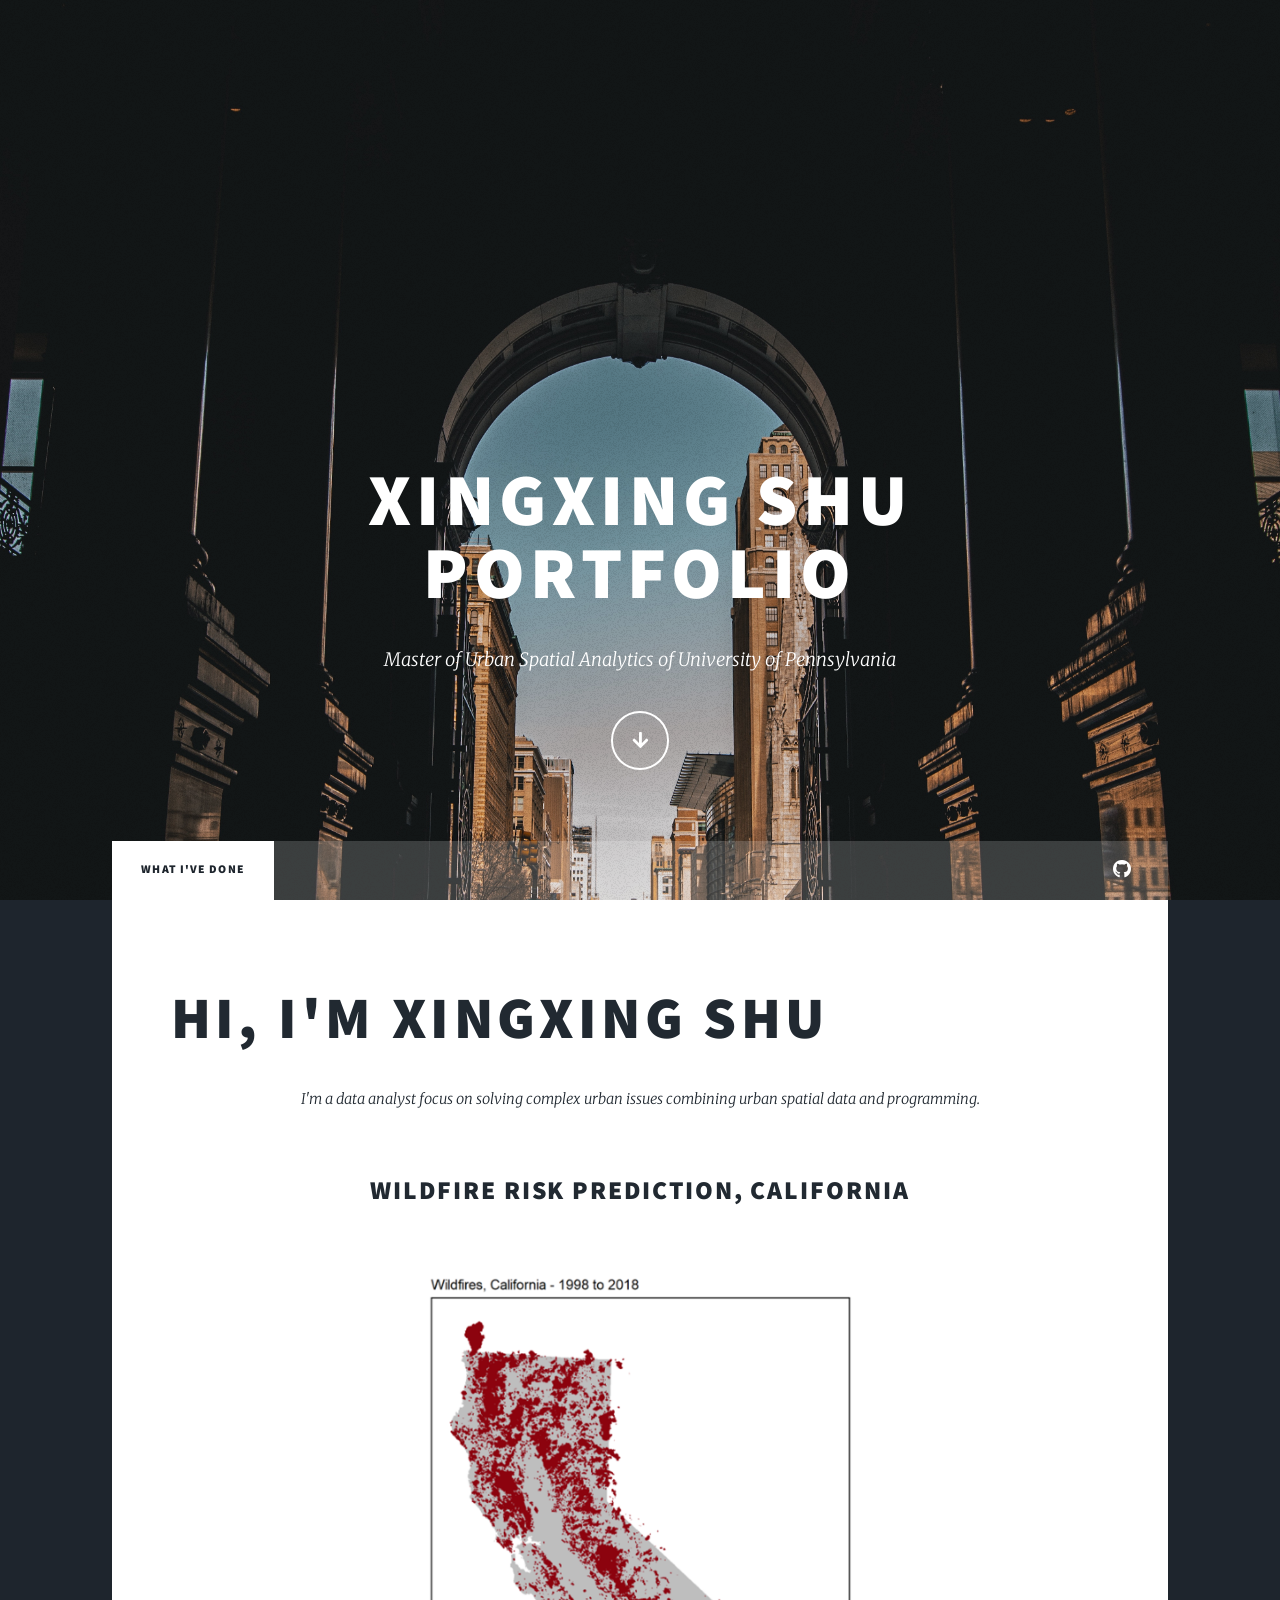
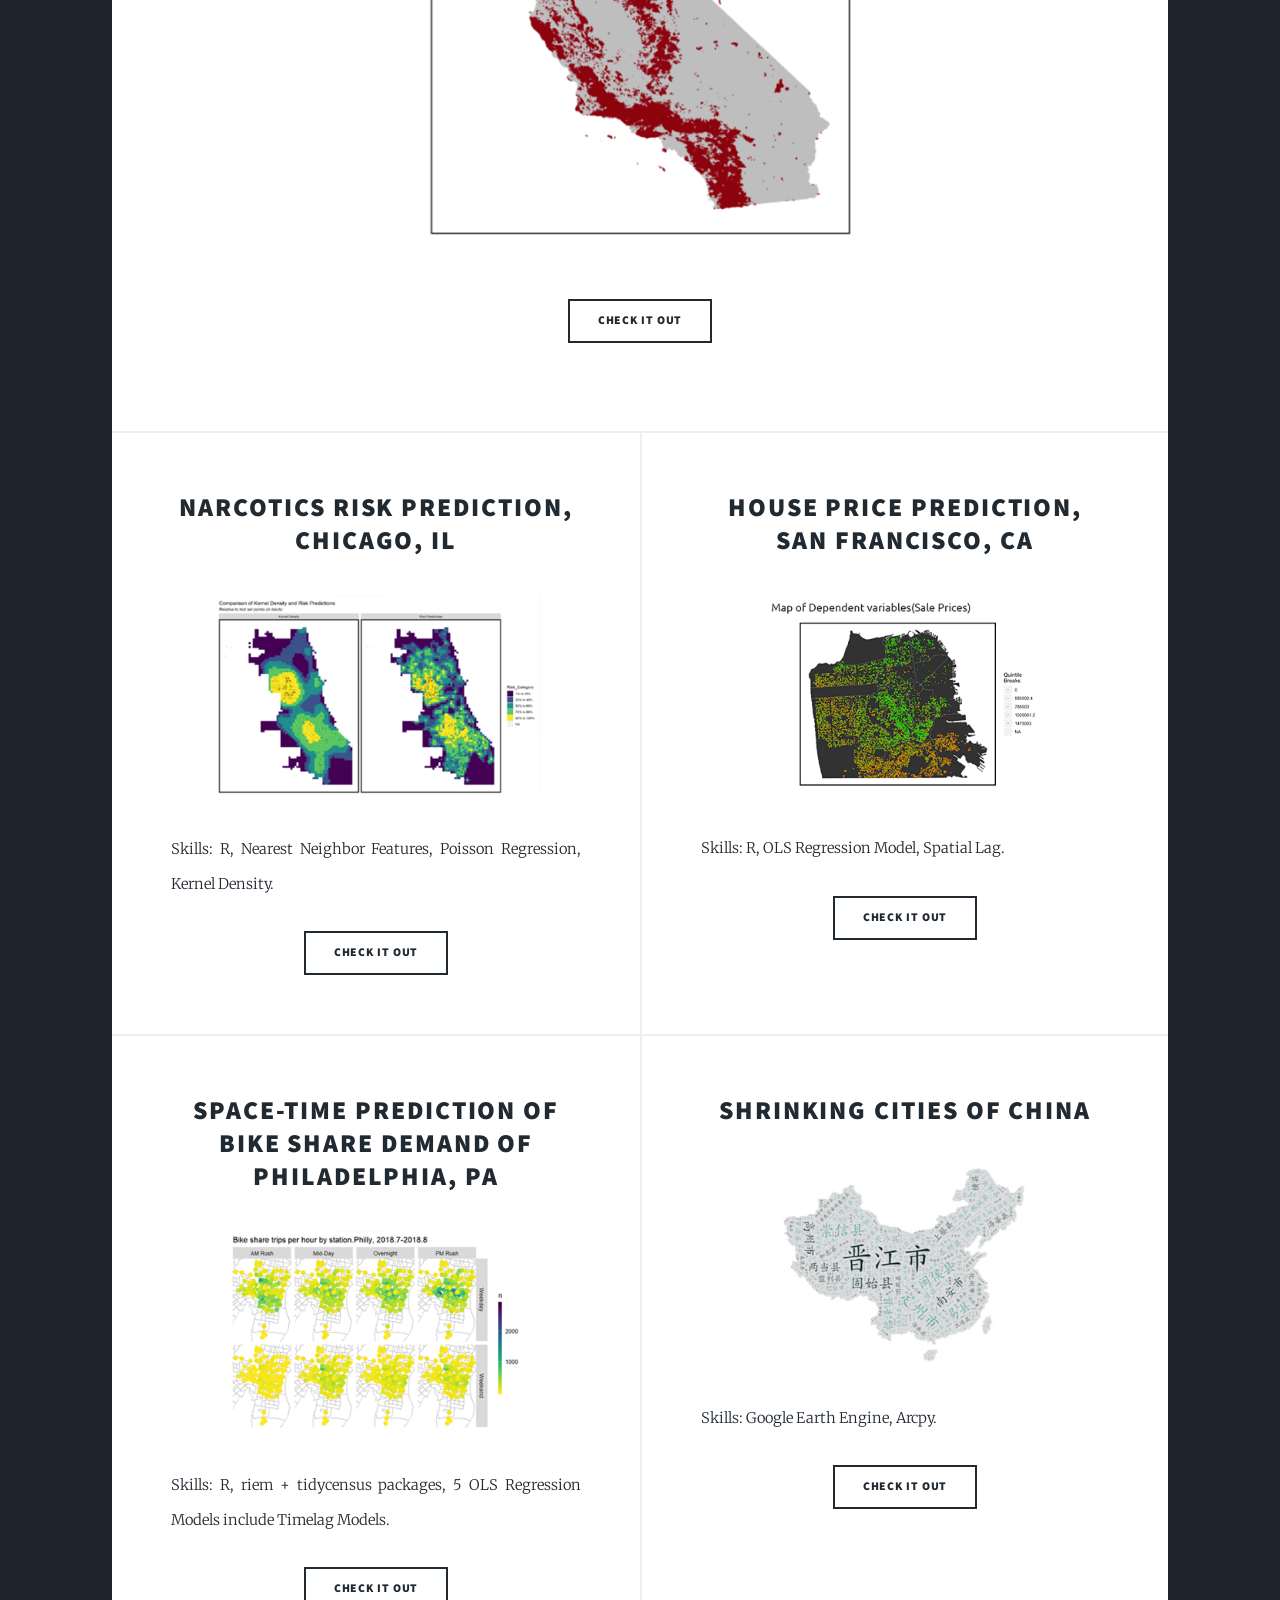
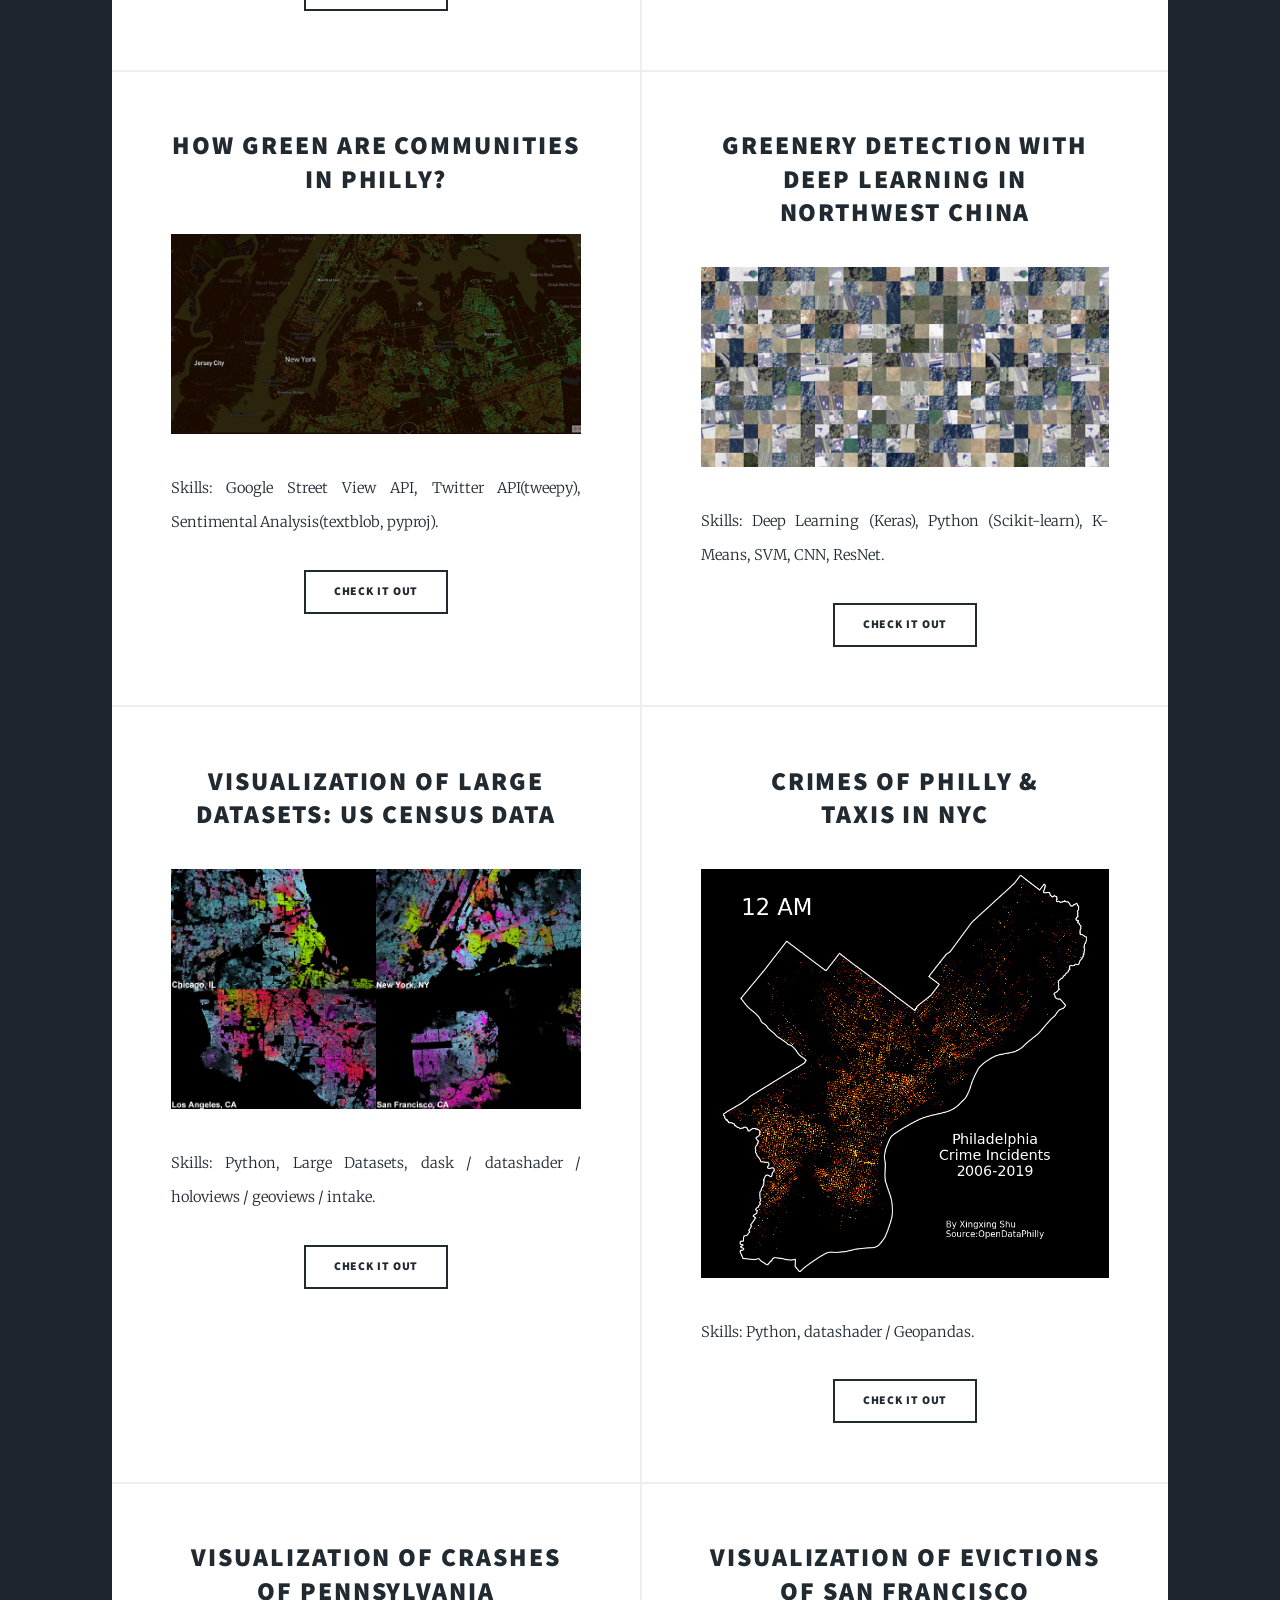
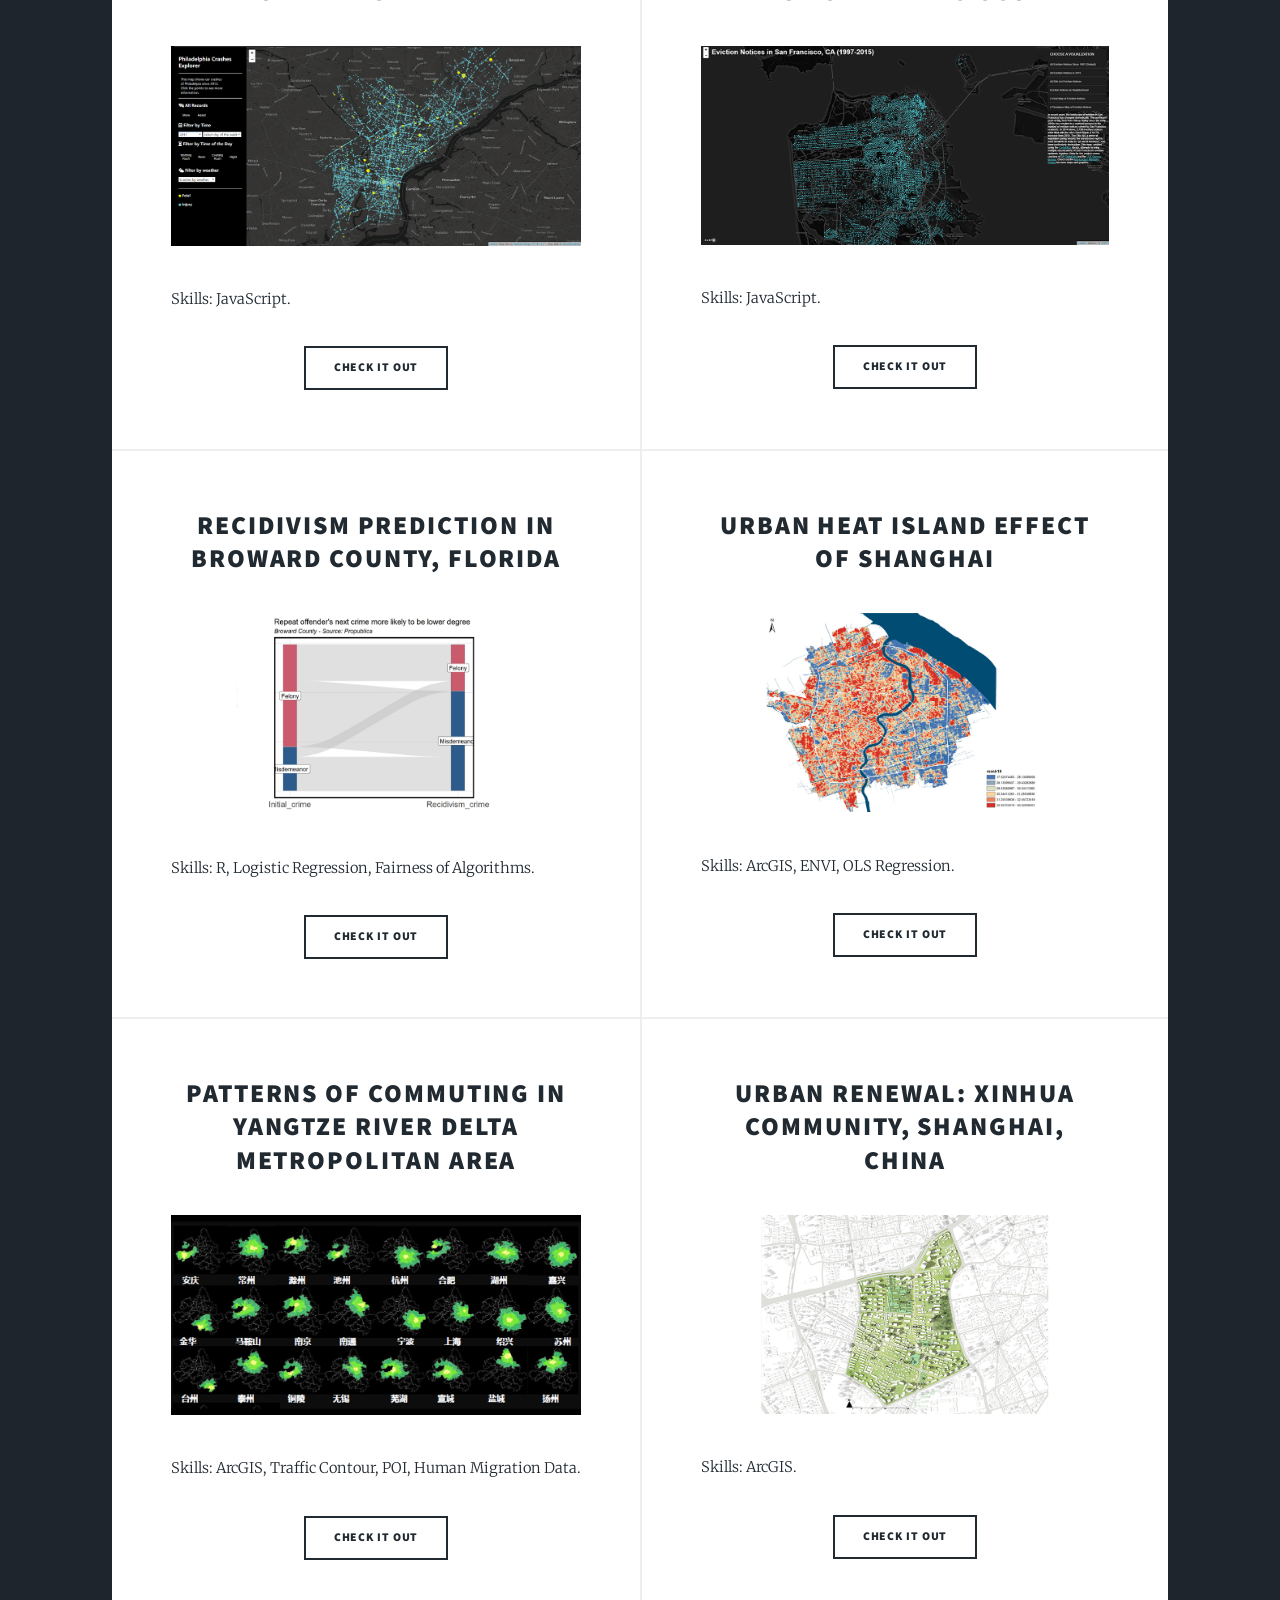
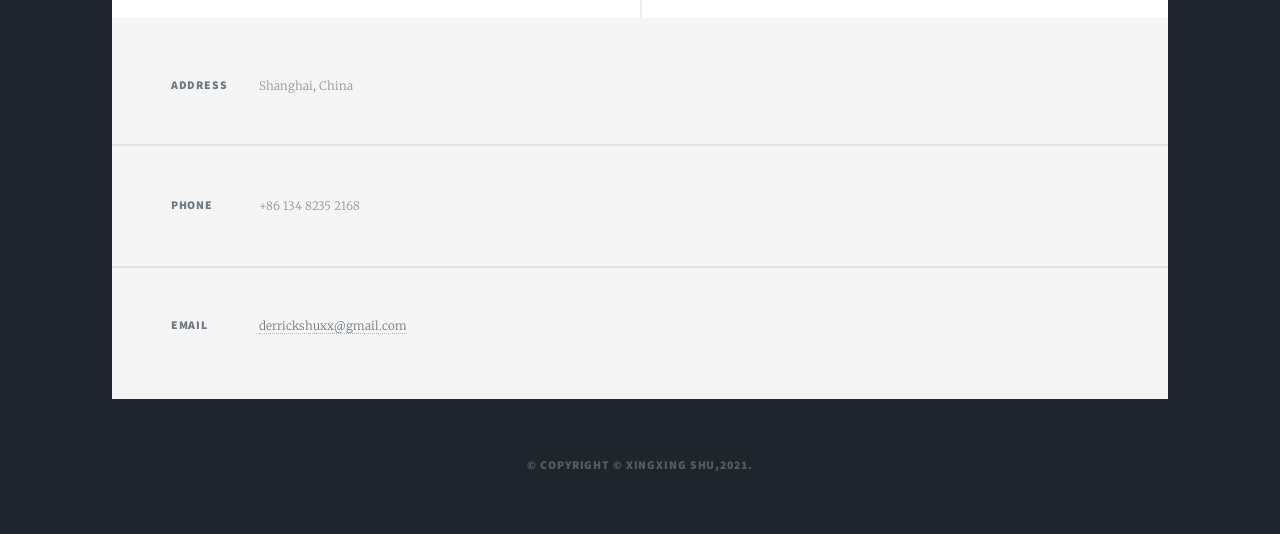
<file: index.html>
<!DOCTYPE HTML>
<html>
	<head>
		<title>Xingxing Shu Portfolio</title>
		<meta charset="utf-8" />
		<meta name="viewport" content="width=device-width, initial-scale=1, user-scalable=no" />
		<link rel="stylesheet" href="assets/css/main.css" />
		<noscript><link rel="stylesheet" href="assets/css/noscript.css" /></noscript>
	</head>
	<body class="is-preload">

		<!-- Wrapper -->
			<div id="wrapper" class="fade-in">

				<!-- Intro -->
					<div id="intro">
						<h1>Xingxing Shu<br>Portfolio</h1>
						<p>Master of Urban Spatial Analytics of University of Pennsylvania </p>
						<ul class="actions">
							<li><a href="#header" class="button icon solid solo fa-arrow-down scrolly">Continue</a></li>
						</ul>
					</div>

				<!-- Header -->
					<header id="header">
						<a href="index.html" class="logo">Xingxing Shu</a>
					</header>

				<!-- Nav -->
					<nav id="nav">
						<ul class="links">
							<li class="active"><a href="index.html">What I've Done</a></li>
						</ul>
						<ul class="icons">
							<li><a href="https://github.com/derrickshu/MyPortfolio" class="icon brands fa-github"><span class="label"><a href="https://github.com/derrickshu/MyPortfolio"></a></span></a></li>
						</ul>
					</nav>

				<!-- Main -->
					<div id="main">

						<!-- Featured Post -->
							<article class="post featured">
								<header class="major">
									<h2><p class="caption">Hi, I'm Xingxing Shu</p></h2>
									<p>I'm a data analyst focus on solving complex urban issues combining urban spatial data and programming.</p>
								</header>
								<header>
									<h2><a href="projects/Wildfire_CA.html" target="_blank">Wildfire Risk Prediction, California</h2>
								</header>
								<a href="#" class="image main"><img src="images/CA.png" alt="" /></a>
								<ul class="actions special">
									<li><a href="projects/Wildfire_CA.html" class="button" target="_blank">check it out</a></li>
								</ul>
							</article>

						<!-- Posts -->
							<section class="posts">
								<article>
									<header>
										<h2><a href="projects/Chicago_risk_prediction.html" target="_blank">Narcotics Risk Prediction, Chicago, IL</h2>
									</header>
									<a href="#" class="image fit"><img src="images/chicago.png" alt="" /></a>
									<p>Skills: R, Nearest Neighbor Features, Poisson Regression, Kernel Density.</p>
									<ul class="actions special">
										<li><a href="projects/Chicago_risk_prediction.html" class="button" target="_blank">check it out</a></li>
									</ul>
								</article>
								<article>
									<header>
										<h2><a href="projects/Houseprice_Prediction_SF.html" target="_blank">House Price Prediction, San Francisco, CA</h2>
									</header>
									<div class="portfolio-item-caption d-flex align-items-center justify-content-center h-100 w-100">
									<a href="#" class="image fit"><img src="images/SF.png" alt="" /></a>
									<p>Skills: R, OLS Regression Model, Spatial Lag.</p>
									<ul class="actions special">
										<li><a href="projects/Houseprice_Prediction_SF.html" class="button" target="_blank">check it out</a></li>
									</ul>
								</article>
								<article>
									<header>
										<h2><a href="projects/philly_bike.html" target="_blank">Space-Time Prediction of Bike Share Demand of Philadelphia, PA</h2>
									</header>
									<a href="#" class="image fit"><img src="images/bike.png" alt="" /></a>
									<p>Skills: R, riem + tidycensus packages, 5 OLS Regression Models include Timelag Models.</p>
									<ul class="actions special">
										<li><a href="projects/philly_bike.html" class="button" target="_blank">check it out</a></li>
									</ul>
								</article>
								<article>
									<header>
										<h2><a href="projects/ShuXingxing_Dana_FinalProject.pdf" target="_blank">Shrinking Cities of China</h2>
									</header>
									<a href="#" class="image fit"><img src="images/Shrinkage.png" alt="" /></a>
									<p>Skills: Google Earth Engine, Arcpy.</p>
									<ul class="actions special">
										<li><a href="projects/ShuXingxing_Dana_FinalProject.pdf" class="button" target="_blank">check it out</a></li>
									</ul>
								</article>
								<article>
									<header>
										<h2><a href="projects/GSV.pdf" target="_blank">How green are communities in Philly? </h2>
									</header>
									<a href="#" class="image fit"><img src="images/gvi.png" alt="" /></a>
									<p>Skills: Google Street View API, Twitter API(tweepy), Sentimental Analysis(textblob, pyproj).</p>
									<ul class="actions special">
										<li><a href="projects/GSV.pdf" class="button" target="_blank">check it out</a></li>
									</ul>
								</article>
								<article>
									<header>
										<h2><a href="projects/CNN.pdf" target="_blank">Greenery Detection with Deep Learning in Northwest China</h2>
									</header>
									<a href="#" class="image fit"><img src="images/land.png" alt="" /></a>
									<p>Skills: Deep Learning (Keras), Python (Scikit-learn), K-Means, SVM, CNN, ResNet.</p>
									<ul class="actions special">
										<li><a href="projects/CNN.pdf" class="button" target="_blank">check it out</a></li>
									</ul>
								</article>
								<article>
									<header>
										<h2><a href="projects/USA.html" target="_blank">Visualization of Large Datasets: US Census Data</h2>
									</header>
									<a href="#" class="image fit"><img src="images/us_4.png" alt="" /></a>
									<p>Skills: Python, Large Datasets, dask / datashader / holoviews / geoviews / intake.</p>
									<ul class="actions special">
										<li><a href="projects/USA.html" class="button" target="_blank">check it out</a></li>
									</ul>
								</article>
								<article>
									<header>
										<h2><a href="projects/philly.html" target="_blank">Crimes of Philly &<br>Taxis in NYC</h2>
									</header>
									<a href="#" class="image fit"><img src="images/crimee.gif" alt="" /></a>
									<p>Skills: Python, datashader / Geopandas.</p>
									<ul class="actions special">
										<li><a href="projects/philly.html" class="button" target="_blank">check it out</a></li>
									</ul>
								</article>
								<article>
									<header>
										<h2><a href="projects/philly_crash/index.html" target="_blank">Visualization of Crashes of Pennsylvania</h2>
									</header>
									<a href="#" class="image fit"><img src="images/crash.png" alt="" /></a>
									<p>Skills: JavaScript.</p>
									<ul class="actions special">
										<li><a href="projects/philly_crash/index.html" class="button" target="_blank">check it out</a></li>
									</ul>
								</article>
								<article>
									<header>
										<h2><a href="projects/SF_evict.html" target="_blank">Visualization of Evictions of San Francisco</h2>
									</header>
									<a href="#" class="image fit"><img src="images/SF_evict.png" alt="" /></a>
									<p>Skills: JavaScript.</p>
									<ul class="actions special">
										<li><a href="projects/SF_evict.html" class="button" target="_blank">check it out</a></li>
									</ul>
								</article>
								<article>
									<header>
										<h2><a href="projects/recidivism.html" target="_blank">Recidivism Prediction in Broward County, Florida</h2>
									</header>
									<a href="#" class="image fit"><img src="images/recidivism.png" alt="" /></a>
									<p>Skills: R, Logistic Regression, Fairness of Algorithms.</p>
									<ul class="actions special">
										<li><a href="projects/recidivism.html" class="button" target="_blank">check it out</a></li>
									</ul>
								</article>
								<article>
									<header>
										<h2><a href="projects/UHI_Shanghai.pdf" target="_blank">Urban Heat Island Effect of Shanghai</h2>
									</header>
									<a href="#" class="image fit"><img src="images/sh.jpg" alt="" /></a>
									<p>Skills: ArcGIS, ENVI, OLS Regression.</p>
									<ul class="actions special">
										<li><a href="projects/UHI_Shanghai.pdf" class="button" target="_blank">check it out</a></li>
									</ul>
								</article>
								<article>
									<header>
										<h2><a href="projects/Cosmopolitan.pdf" target="_blank">Patterns of Commuting in Yangtze River Delta Metropolitan Area</h2>
									</header>
									<a href="#" class="image fit"><img src="images/cosmo.png" alt="" /></a>
									<p>Skills: ArcGIS, Traffic Contour, POI, Human Migration Data.</p>
									<ul class="actions special">
										<li><a href="projects/Cosmopolitan.pdf" class="button" target="_blank">check it out</a></li>
									</ul>
								</article>
								<article>
									<header>
										<h2><a href="projects/shanghai.pdf" target="_blank">Urban Renewal: Xinhua Community, Shanghai, China</h2>
									</header>
									<a href="#" class="image fit"><img src="images/plan.png" alt="" /></a>
									<p>Skills: ArcGIS.</p>
									<ul class="actions special">
										<li><a href="projects/shanghai.pdf" class="button" target="_blank">check it out</a></li>
									</ul>
								</article>

							</section>


						<!-- Footer -->


					</div>

				<!-- Footer -->
					<footer id="footer">
						<section class="split contact">
							<section class="alt">
								<h3>Address</h3>
								<p>Shanghai, China</p>
							</section>
							<section>
								<h3>Phone</h3>
								<p>+86 134 8235 2168</a></p>
							</section>
							<section>
								<h3>Email</h3>
								<p><a href="mailto: shuxx@upenn.edu">derrickshuxx@gmail.com</a></p>
							</section>
						</section>
					</footer>

				<!-- Copyright -->
					<div id="copyright">
						<ul><li>&copy; Copyright © Xingxing Shu,2021.</li></ul>
					</div>

			</div>

		<!-- Scripts -->
			<script src="assets/js/jquery.min.js"></script>
			<script src="assets/js/jquery.scrollex.min.js"></script>
			<script src="assets/js/jquery.scrolly.min.js"></script>
			<script src="assets/js/browser.min.js"></script>
			<script src="assets/js/breakpoints.min.js"></script>
			<script src="assets/js/util.js"></script>
			<script src="assets/js/main.js"></script>

	</body>
</html>
</file>
<file: assets/css/main.css>
@import url(fontawesome-all.min.css);
@import url("https://fonts.googleapis.com/css?family=Merriweather:300,700,300italic,700italic|Source+Sans+Pro:900");

/*
	Massively by HTML5 UP
	html5up.net | @ajlkn
	Free for personal and commercial use under the CCA 3.0 license (html5up.net/license)
*/

html, body, div, span, applet, object,
iframe, h1, h2, h3, h4, h5, h6, p, blockquote,
pre, a, abbr, acronym, address, big, cite,
code, del, dfn, em, img, ins, kbd, q, s, samp,
small, strike, strong, sub, sup, tt, var, b,
u, i, center, dl, dt, dd, ol, ul, li, fieldset,
form, label, legend, table, caption, tbody,
tfoot, thead, tr, th, td, article, aside,
canvas, details, embed, figure, figcaption,
footer, header, hgroup, menu, nav, output, ruby,
section, summary, time, mark, audio, video {
	margin: 0;
	padding: 0;
	border: 0;
	font-size: 100%;
	font: inherit;
	vertical-align: baseline;}

article, aside, details, figcaption, figure,
footer, header, hgroup, menu, nav, section {
	display: block;}

body {
	line-height: 1;
}

ol, ul {
	list-style: none;
}

blockquote, q {
	quotes: none;
}

	blockquote:before, blockquote:after, q:before, q:after {
		content: '';
		content: none;
	}

table {
	border-collapse: collapse;
	border-spacing: 0;
}

body {
	-webkit-text-size-adjust: none;
}

mark {
	background-color: transparent;
	color: inherit;
}

input::-moz-focus-inner {
	border: 0;
	padding: 0;
}

input, select, textarea {
	-moz-appearance: none;
	-webkit-appearance: none;
	-ms-appearance: none;
	appearance: none;
}

/* Basic */

	@-ms-viewport {
		width: device-width;
	}

	body {
		-ms-overflow-style: scrollbar;
	}

	@media screen and (max-width: 480px) {

		html, body {
			min-width: 320px;
		}

	}

	html {
		box-sizing: border-box;
	}

	*, *:before, *:after {
		box-sizing: inherit;
	}

	body {
		background-color: #1e252d;
	}

		body.is-preload *, body.is-preload *:before, body.is-preload *:after {
			-moz-animation: none !important;
			-webkit-animation: none !important;
			-ms-animation: none !important;
			animation: none !important;
			-moz-transition: none !important;
			-webkit-transition: none !important;
			-ms-transition: none !important;
			transition: none !important;
		}

/* Type */

	html {
		font-size: 16pt;
	}

		@media screen and (max-width: 1680px) {

			html {
				font-size: 12pt;
			}

		}

		@media screen and (max-width: 1280px) {

			html {
				font-size: 11pt;
			}

		}

		@media screen and (max-width: 360px) {

			html {
				font-size: 10pt;
			}

		}

	body {
		color: #212931;
	}

	body, input, select, textarea {
		font-family: "Merriweather", Georgia, serif;
		font-weight: 300;
		font-size: 1rem;
		line-height: 2.375;
	}

	a {
		-moz-transition: color 0.2s ease-in-out, background-color 0.2s ease-in-out, border-color 0.2s ease-in-out, box-shadow 0.2s ease-in-out;
		-webkit-transition: color 0.2s ease-in-out, background-color 0.2s ease-in-out, border-color 0.2s ease-in-out, box-shadow 0.2s ease-in-out;
		-ms-transition: color 0.2s ease-in-out, background-color 0.2s ease-in-out, border-color 0.2s ease-in-out, box-shadow 0.2s ease-in-out;
		transition: color 0.2s ease-in-out, background-color 0.2s ease-in-out, border-color 0.2s ease-in-out, box-shadow 0.2s ease-in-out;
		border-bottom: dotted 1px;
		text-decoration: none;
	}

		a:hover {
			border-bottom-color: transparent;
		}

	strong, b {
		font-weight: 600;
	}

	em, i {
		font-style: italic;
	}

	p {
		text-align: justify;
		margin: 0 0 2rem 0;
	}

	h1, h2, h3, h4, h5, h6 {
		font-family: "Source Sans Pro", Helvetica, sans-serif;
		font-weight: 900;
		line-height: 1.5;
		letter-spacing: 0.075em;
		text-transform: uppercase;
		margin: 0 0 1rem 0;
	}

		h1 a, h2 a, h3 a, h4 a, h5 a, h6 a {
			border-bottom: 0;
			color: inherit;
			text-decoration: none;
		}

	h1 {
		font-size: 4rem;
		line-height: 1.1;
		margin: 0 0 2rem 0;
	}

	h2 {
		font-size: 1.75rem;
		line-height: 1.3;
		margin: 0 0 1.5rem 0;
	}

	h3 {
		font-size: 1.25rem;
		margin: 0 0 1.5rem 0;
	}

	h4 {
		font-size: 1rem;
	}

	h5 {
		font-size: 0.9rem;
	}

	h6 {
		font-size: 0.8rem;
	}

	sub {
		font-size: 0.8rem;
		position: relative;
		top: 0.5rem;
	}

	sup {
		font-size: 0.8rem;
		position: relative;
		top: -0.5rem;
	}

	blockquote {
		border-left: solid 4px;
		font-style: italic;
		margin: 0 0 2rem 0;
		padding: 0.5rem 0 0.5rem 2rem;
	}

	code {
		border: solid 2px;
		font-family: "Courier New", monospace;
		font-size: 0.9rem;
		margin: 0 0.25rem;
		padding: 0.25rem 0.65rem;
	}

	pre {
		-webkit-overflow-scrolling: touch;
		font-family: "Courier New", monospace;
		font-size: 0.9rem;
		margin: 0 0 2rem 0;
	}

		pre code {
			display: block;
			line-height: 1.75;
			padding: 1rem 1.5rem;
			overflow-x: auto;
		}

	hr {
		border: 0;
		border-bottom: solid 2px;
		margin: 3rem 0;
	}

		hr.major {
			margin: 5rem 0;
		}

	.align-left {
		text-align: left;
	}

	.align-center {
		text-align: center;
	}

	.align-right {
		text-align: right;
	}

	input, select, textarea {
		color: #212931;
	}

	a {
		color: #212931;
		border-bottom-color: rgba(33, 41, 49, 0.5);
	}

		a:hover {
			border-bottom-color: transparent;
			color: #18bfef !important;
		}

	strong, b {
		color: #212931;
	}

	h1, h2, h3, h4, h5, h6 {
		color: #212931;
	}

	blockquote {
		border-left-color: #eeeeee;
	}

	code {
		background: rgba(220, 220, 220, 0.25);
		border-color: #eeeeee;
	}

	hr {
		border-bottom-color: #eeeeee;
	}

/* Row */

	.row {
		display: flex;
		flex-wrap: wrap;
		box-sizing: border-box;
		align-items: stretch;
	}

		.row > * {
			box-sizing: border-box;
		}

		.row.gtr-uniform > * > :last-child {
			margin-bottom: 0;
		}

		.row.aln-left {
			justify-content: flex-start;
		}

		.row.aln-center {
			justify-content: center;
		}

		.row.aln-right {
			justify-content: flex-end;
		}

		.row.aln-top {
			align-items: flex-start;
		}

		.row.aln-middle {
			align-items: center;
		}

		.row.aln-bottom {
			align-items: flex-end;
		}

		.row > .imp {
			order: -1;
		}

		.row > .col-1 {
			width: 8.33333%;
		}

		.row > .off-1 {
			margin-left: 8.33333%;
		}

		.row > .col-2 {
			width: 16.66667%;
		}

		.row > .off-2 {
			margin-left: 16.66667%;
		}

		.row > .col-3 {
			width: 25%;
		}

		.row > .off-3 {
			margin-left: 25%;
		}

		.row > .col-4 {
			width: 33.33333%;
		}

		.row > .off-4 {
			margin-left: 33.33333%;
		}

		.row > .col-5 {
			width: 41.66667%;
		}

		.row > .off-5 {
			margin-left: 41.66667%;
		}

		.row > .col-6 {
			width: 50%;
		}

		.row > .off-6 {
			margin-left: 50%;
		}

		.row > .col-7 {
			width: 58.33333%;
		}

		.row > .off-7 {
			margin-left: 58.33333%;
		}

		.row > .col-8 {
			width: 66.66667%;
		}

		.row > .off-8 {
			margin-left: 66.66667%;
		}

		.row > .col-9 {
			width: 75%;
		}

		.row > .off-9 {
			margin-left: 75%;
		}

		.row > .col-10 {
			width: 83.33333%;
		}

		.row > .off-10 {
			margin-left: 83.33333%;
		}

		.row > .col-11 {
			width: 91.66667%;
		}

		.row > .off-11 {
			margin-left: 91.66667%;
		}

		.row > .col-12 {
			width: 100%;
		}

		.row > .off-12 {
			margin-left: 100%;
		}

		.row.gtr-0 {
			margin-top: 0;
			margin-left: 0rem;
		}

			.row.gtr-0 > * {
				padding: 0 0 0 0rem;
			}

			.row.gtr-0.gtr-uniform {
				margin-top: 0rem;
			}

				.row.gtr-0.gtr-uniform > * {
					padding-top: 0rem;
				}

		.row.gtr-25 {
			margin-top: 0;
			margin-left: -0.375rem;
		}

			.row.gtr-25 > * {
				padding: 0 0 0 0.375rem;
			}

			.row.gtr-25.gtr-uniform {
				margin-top: -0.375rem;
			}

				.row.gtr-25.gtr-uniform > * {
					padding-top: 0.375rem;
				}

		.row.gtr-50 {
			margin-top: 0;
			margin-left: -0.75rem;
		}

			.row.gtr-50 > * {
				padding: 0 0 0 0.75rem;
			}

			.row.gtr-50.gtr-uniform {
				margin-top: -0.75rem;
			}

				.row.gtr-50.gtr-uniform > * {
					padding-top: 0.75rem;
				}

		.row {
			margin-top: 0;
			margin-left: -1.5rem;
		}

			.row > * {
				padding: 0 0 0 1.5rem;
			}

			.row.gtr-uniform {
				margin-top: -1.5rem;
			}

				.row.gtr-uniform > * {
					padding-top: 1.5rem;
				}

		.row.gtr-150 {
			margin-top: 0;
			margin-left: -2.25rem;
		}

			.row.gtr-150 > * {
				padding: 0 0 0 2.25rem;
			}

			.row.gtr-150.gtr-uniform {
				margin-top: -2.25rem;
			}

				.row.gtr-150.gtr-uniform > * {
					padding-top: 2.25rem;
				}

		.row.gtr-200 {
			margin-top: 0;
			margin-left: -3rem;
		}

			.row.gtr-200 > * {
				padding: 0 0 0 3rem;
			}

			.row.gtr-200.gtr-uniform {
				margin-top: -3rem;
			}

				.row.gtr-200.gtr-uniform > * {
					padding-top: 3rem;
				}

		@media screen and (max-width: 1680px) {

			.row {
				display: flex;
				flex-wrap: wrap;
				box-sizing: border-box;
				align-items: stretch;
			}

				.row > * {
					box-sizing: border-box;
				}

				.row.gtr-uniform > * > :last-child {
					margin-bottom: 0;
				}

				.row.aln-left {
					justify-content: flex-start;
				}

				.row.aln-center {
					justify-content: center;
				}

				.row.aln-right {
					justify-content: flex-end;
				}

				.row.aln-top {
					align-items: flex-start;
				}

				.row.aln-middle {
					align-items: center;
				}

				.row.aln-bottom {
					align-items: flex-end;
				}

				.row > .imp-xlarge {
					order: -1;
				}

				.row > .col-1-xlarge {
					width: 8.33333%;
				}

				.row > .off-1-xlarge {
					margin-left: 8.33333%;
				}

				.row > .col-2-xlarge {
					width: 16.66667%;
				}

				.row > .off-2-xlarge {
					margin-left: 16.66667%;
				}

				.row > .col-3-xlarge {
					width: 25%;
				}

				.row > .off-3-xlarge {
					margin-left: 25%;
				}

				.row > .col-4-xlarge {
					width: 33.33333%;
				}

				.row > .off-4-xlarge {
					margin-left: 33.33333%;
				}

				.row > .col-5-xlarge {
					width: 41.66667%;
				}

				.row > .off-5-xlarge {
					margin-left: 41.66667%;
				}

				.row > .col-6-xlarge {
					width: 50%;
				}

				.row > .off-6-xlarge {
					margin-left: 50%;
				}

				.row > .col-7-xlarge {
					width: 58.33333%;
				}

				.row > .off-7-xlarge {
					margin-left: 58.33333%;
				}

				.row > .col-8-xlarge {
					width: 66.66667%;
				}

				.row > .off-8-xlarge {
					margin-left: 66.66667%;
				}

				.row > .col-9-xlarge {
					width: 75%;
				}

				.row > .off-9-xlarge {
					margin-left: 75%;
				}

				.row > .col-10-xlarge {
					width: 83.33333%;
				}

				.row > .off-10-xlarge {
					margin-left: 83.33333%;
				}

				.row > .col-11-xlarge {
					width: 91.66667%;
				}

				.row > .off-11-xlarge {
					margin-left: 91.66667%;
				}

				.row > .col-12-xlarge {
					width: 100%;
				}

				.row > .off-12-xlarge {
					margin-left: 100%;
				}

				.row.gtr-0 {
					margin-top: 0;
					margin-left: 0rem;
				}

					.row.gtr-0 > * {
						padding: 0 0 0 0rem;
					}

					.row.gtr-0.gtr-uniform {
						margin-top: 0rem;
					}

						.row.gtr-0.gtr-uniform > * {
							padding-top: 0rem;
						}

				.row.gtr-25 {
					margin-top: 0;
					margin-left: -0.375rem;
				}

					.row.gtr-25 > * {
						padding: 0 0 0 0.375rem;
					}

					.row.gtr-25.gtr-uniform {
						margin-top: -0.375rem;
					}

						.row.gtr-25.gtr-uniform > * {
							padding-top: 0.375rem;
						}

				.row.gtr-50 {
					margin-top: 0;
					margin-left: -0.75rem;
				}

					.row.gtr-50 > * {
						padding: 0 0 0 0.75rem;
					}

					.row.gtr-50.gtr-uniform {
						margin-top: -0.75rem;
					}

						.row.gtr-50.gtr-uniform > * {
							padding-top: 0.75rem;
						}

				.row {
					margin-top: 0;
					margin-left: -1.5rem;
				}

					.row > * {
						padding: 0 0 0 1.5rem;
					}

					.row.gtr-uniform {
						margin-top: -1.5rem;
					}

						.row.gtr-uniform > * {
							padding-top: 1.5rem;
						}

				.row.gtr-150 {
					margin-top: 0;
					margin-left: -2.25rem;
				}

					.row.gtr-150 > * {
						padding: 0 0 0 2.25rem;
					}

					.row.gtr-150.gtr-uniform {
						margin-top: -2.25rem;
					}

						.row.gtr-150.gtr-uniform > * {
							padding-top: 2.25rem;
						}

				.row.gtr-200 {
					margin-top: 0;
					margin-left: -3rem;
				}

					.row.gtr-200 > * {
						padding: 0 0 0 3rem;
					}

					.row.gtr-200.gtr-uniform {
						margin-top: -3rem;
					}

						.row.gtr-200.gtr-uniform > * {
							padding-top: 3rem;
						}

		}

		@media screen and (max-width: 1280px) {

			.row {
				display: flex;
				flex-wrap: wrap;
				box-sizing: border-box;
				align-items: stretch;
			}

				.row > * {
					box-sizing: border-box;
				}

				.row.gtr-uniform > * > :last-child {
					margin-bottom: 0;
				}

				.row.aln-left {
					justify-content: flex-start;
				}

				.row.aln-center {
					justify-content: center;
				}

				.row.aln-right {
					justify-content: flex-end;
				}

				.row.aln-top {
					align-items: flex-start;
				}

				.row.aln-middle {
					align-items: center;
				}

				.row.aln-bottom {
					align-items: flex-end;
				}

				.row > .imp-large {
					order: -1;
				}

				.row > .col-1-large {
					width: 8.33333%;
				}

				.row > .off-1-large {
					margin-left: 8.33333%;
				}

				.row > .col-2-large {
					width: 16.66667%;
				}

				.row > .off-2-large {
					margin-left: 16.66667%;
				}

				.row > .col-3-large {
					width: 25%;
				}

				.row > .off-3-large {
					margin-left: 25%;
				}

				.row > .col-4-large {
					width: 33.33333%;
				}

				.row > .off-4-large {
					margin-left: 33.33333%;
				}

				.row > .col-5-large {
					width: 41.66667%;
				}

				.row > .off-5-large {
					margin-left: 41.66667%;
				}

				.row > .col-6-large {
					width: 50%;
				}

				.row > .off-6-large {
					margin-left: 50%;
				}

				.row > .col-7-large {
					width: 58.33333%;
				}

				.row > .off-7-large {
					margin-left: 58.33333%;
				}

				.row > .col-8-large {
					width: 66.66667%;
				}

				.row > .off-8-large {
					margin-left: 66.66667%;
				}

				.row > .col-9-large {
					width: 75%;
				}

				.row > .off-9-large {
					margin-left: 75%;
				}

				.row > .col-10-large {
					width: 83.33333%;
				}

				.row > .off-10-large {
					margin-left: 83.33333%;
				}

				.row > .col-11-large {
					width: 91.66667%;
				}

				.row > .off-11-large {
					margin-left: 91.66667%;
				}

				.row > .col-12-large {
					width: 100%;
				}

				.row > .off-12-large {
					margin-left: 100%;
				}

				.row.gtr-0 {
					margin-top: 0;
					margin-left: 0rem;
				}

					.row.gtr-0 > * {
						padding: 0 0 0 0rem;
					}

					.row.gtr-0.gtr-uniform {
						margin-top: 0rem;
					}

						.row.gtr-0.gtr-uniform > * {
							padding-top: 0rem;
						}

				.row.gtr-25 {
					margin-top: 0;
					margin-left: -0.375rem;
				}

					.row.gtr-25 > * {
						padding: 0 0 0 0.375rem;
					}

					.row.gtr-25.gtr-uniform {
						margin-top: -0.375rem;
					}

						.row.gtr-25.gtr-uniform > * {
							padding-top: 0.375rem;
						}

				.row.gtr-50 {
					margin-top: 0;
					margin-left: -0.75rem;
				}

					.row.gtr-50 > * {
						padding: 0 0 0 0.75rem;
					}

					.row.gtr-50.gtr-uniform {
						margin-top: -0.75rem;
					}

						.row.gtr-50.gtr-uniform > * {
							padding-top: 0.75rem;
						}

				.row {
					margin-top: 0;
					margin-left: -1.5rem;
				}

					.row > * {
						padding: 0 0 0 1.5rem;
					}

					.row.gtr-uniform {
						margin-top: -1.5rem;
					}

						.row.gtr-uniform > * {
							padding-top: 1.5rem;
						}

				.row.gtr-150 {
					margin-top: 0;
					margin-left: -2.25rem;
				}

					.row.gtr-150 > * {
						padding: 0 0 0 2.25rem;
					}

					.row.gtr-150.gtr-uniform {
						margin-top: -2.25rem;
					}

						.row.gtr-150.gtr-uniform > * {
							padding-top: 2.25rem;
						}

				.row.gtr-200 {
					margin-top: 0;
					margin-left: -3rem;
				}

					.row.gtr-200 > * {
						padding: 0 0 0 3rem;
					}

					.row.gtr-200.gtr-uniform {
						margin-top: -3rem;
					}

						.row.gtr-200.gtr-uniform > * {
							padding-top: 3rem;
						}

		}

		@media screen and (max-width: 980px) {

			.row {
				display: flex;
				flex-wrap: wrap;
				box-sizing: border-box;
				align-items: stretch;
			}

				.row > * {
					box-sizing: border-box;
				}

				.row.gtr-uniform > * > :last-child {
					margin-bottom: 0;
				}

				.row.aln-left {
					justify-content: flex-start;
				}

				.row.aln-center {
					justify-content: center;
				}

				.row.aln-right {
					justify-content: flex-end;
				}

				.row.aln-top {
					align-items: flex-start;
				}

				.row.aln-middle {
					align-items: center;
				}

				.row.aln-bottom {
					align-items: flex-end;
				}

				.row > .imp-medium {
					order: -1;
				}

				.row > .col-1-medium {
					width: 8.33333%;
				}

				.row > .off-1-medium {
					margin-left: 8.33333%;
				}

				.row > .col-2-medium {
					width: 16.66667%;
				}

				.row > .off-2-medium {
					margin-left: 16.66667%;
				}

				.row > .col-3-medium {
					width: 25%;
				}

				.row > .off-3-medium {
					margin-left: 25%;
				}

				.row > .col-4-medium {
					width: 33.33333%;
				}

				.row > .off-4-medium {
					margin-left: 33.33333%;
				}

				.row > .col-5-medium {
					width: 41.66667%;
				}

				.row > .off-5-medium {
					margin-left: 41.66667%;
				}

				.row > .col-6-medium {
					width: 50%;
				}

				.row > .off-6-medium {
					margin-left: 50%;
				}

				.row > .col-7-medium {
					width: 58.33333%;
				}

				.row > .off-7-medium {
					margin-left: 58.33333%;
				}

				.row > .col-8-medium {
					width: 66.66667%;
				}

				.row > .off-8-medium {
					margin-left: 66.66667%;
				}

				.row > .col-9-medium {
					width: 75%;
				}

				.row > .off-9-medium {
					margin-left: 75%;
				}

				.row > .col-10-medium {
					width: 83.33333%;
				}

				.row > .off-10-medium {
					margin-left: 83.33333%;
				}

				.row > .col-11-medium {
					width: 91.66667%;
				}

				.row > .off-11-medium {
					margin-left: 91.66667%;
				}

				.row > .col-12-medium {
					width: 100%;
				}

				.row > .off-12-medium {
					margin-left: 100%;
				}

				.row.gtr-0 {
					margin-top: 0;
					margin-left: 0rem;
				}

					.row.gtr-0 > * {
						padding: 0 0 0 0rem;
					}

					.row.gtr-0.gtr-uniform {
						margin-top: 0rem;
					}

						.row.gtr-0.gtr-uniform > * {
							padding-top: 0rem;
						}

				.row.gtr-25 {
					margin-top: 0;
					margin-left: -0.375rem;
				}

					.row.gtr-25 > * {
						padding: 0 0 0 0.375rem;
					}

					.row.gtr-25.gtr-uniform {
						margin-top: -0.375rem;
					}

						.row.gtr-25.gtr-uniform > * {
							padding-top: 0.375rem;
						}

				.row.gtr-50 {
					margin-top: 0;
					margin-left: -0.75rem;
				}

					.row.gtr-50 > * {
						padding: 0 0 0 0.75rem;
					}

					.row.gtr-50.gtr-uniform {
						margin-top: -0.75rem;
					}

						.row.gtr-50.gtr-uniform > * {
							padding-top: 0.75rem;
						}

				.row {
					margin-top: 0;
					margin-left: -1.5rem;
				}

					.row > * {
						padding: 0 0 0 1.5rem;
					}

					.row.gtr-uniform {
						margin-top: -1.5rem;
					}

						.row.gtr-uniform > * {
							padding-top: 1.5rem;
						}

				.row.gtr-150 {
					margin-top: 0;
					margin-left: -2.25rem;
				}

					.row.gtr-150 > * {
						padding: 0 0 0 2.25rem;
					}

					.row.gtr-150.gtr-uniform {
						margin-top: -2.25rem;
					}

						.row.gtr-150.gtr-uniform > * {
							padding-top: 2.25rem;
						}

				.row.gtr-200 {
					margin-top: 0;
					margin-left: -3rem;
				}

					.row.gtr-200 > * {
						padding: 0 0 0 3rem;
					}

					.row.gtr-200.gtr-uniform {
						margin-top: -3rem;
					}

						.row.gtr-200.gtr-uniform > * {
							padding-top: 3rem;
						}

		}

		@media screen and (max-width: 736px) {

			.row {
				display: flex;
				flex-wrap: wrap;
				box-sizing: border-box;
				align-items: stretch;
			}

				.row > * {
					box-sizing: border-box;
				}

				.row.gtr-uniform > * > :last-child {
					margin-bottom: 0;
				}

				.row.aln-left {
					justify-content: flex-start;
				}

				.row.aln-center {
					justify-content: center;
				}

				.row.aln-right {
					justify-content: flex-end;
				}

				.row.aln-top {
					align-items: flex-start;
				}

				.row.aln-middle {
					align-items: center;
				}

				.row.aln-bottom {
					align-items: flex-end;
				}

				.row > .imp-small {
					order: -1;
				}

				.row > .col-1-small {
					width: 8.33333%;
				}

				.row > .off-1-small {
					margin-left: 8.33333%;
				}

				.row > .col-2-small {
					width: 16.66667%;
				}

				.row > .off-2-small {
					margin-left: 16.66667%;
				}

				.row > .col-3-small {
					width: 25%;
				}

				.row > .off-3-small {
					margin-left: 25%;
				}

				.row > .col-4-small {
					width: 33.33333%;
				}

				.row > .off-4-small {
					margin-left: 33.33333%;
				}

				.row > .col-5-small {
					width: 41.66667%;
				}

				.row > .off-5-small {
					margin-left: 41.66667%;
				}

				.row > .col-6-small {
					width: 50%;
				}

				.row > .off-6-small {
					margin-left: 50%;
				}

				.row > .col-7-small {
					width: 58.33333%;
				}

				.row > .off-7-small {
					margin-left: 58.33333%;
				}

				.row > .col-8-small {
					width: 66.66667%;
				}

				.row > .off-8-small {
					margin-left: 66.66667%;
				}

				.row > .col-9-small {
					width: 75%;
				}

				.row > .off-9-small {
					margin-left: 75%;
				}

				.row > .col-10-small {
					width: 83.33333%;
				}

				.row > .off-10-small {
					margin-left: 83.33333%;
				}

				.row > .col-11-small {
					width: 91.66667%;
				}

				.row > .off-11-small {
					margin-left: 91.66667%;
				}

				.row > .col-12-small {
					width: 100%;
				}

				.row > .off-12-small {
					margin-left: 100%;
				}

				.row.gtr-0 {
					margin-top: 0;
					margin-left: 0rem;
				}

					.row.gtr-0 > * {
						padding: 0 0 0 0rem;
					}

					.row.gtr-0.gtr-uniform {
						margin-top: 0rem;
					}

						.row.gtr-0.gtr-uniform > * {
							padding-top: 0rem;
						}

				.row.gtr-25 {
					margin-top: 0;
					margin-left: -0.375rem;
				}

					.row.gtr-25 > * {
						padding: 0 0 0 0.375rem;
					}

					.row.gtr-25.gtr-uniform {
						margin-top: -0.375rem;
					}

						.row.gtr-25.gtr-uniform > * {
							padding-top: 0.375rem;
						}

				.row.gtr-50 {
					margin-top: 0;
					margin-left: -0.75rem;
				}

					.row.gtr-50 > * {
						padding: 0 0 0 0.75rem;
					}

					.row.gtr-50.gtr-uniform {
						margin-top: -0.75rem;
					}

						.row.gtr-50.gtr-uniform > * {
							padding-top: 0.75rem;
						}

				.row {
					margin-top: 0;
					margin-left: -1.5rem;
				}

					.row > * {
						padding: 0 0 0 1.5rem;
					}

					.row.gtr-uniform {
						margin-top: -1.5rem;
					}

						.row.gtr-uniform > * {
							padding-top: 1.5rem;
						}

				.row.gtr-150 {
					margin-top: 0;
					margin-left: -2.25rem;
				}

					.row.gtr-150 > * {
						padding: 0 0 0 2.25rem;
					}

					.row.gtr-150.gtr-uniform {
						margin-top: -2.25rem;
					}

						.row.gtr-150.gtr-uniform > * {
							padding-top: 2.25rem;
						}

				.row.gtr-200 {
					margin-top: 0;
					margin-left: -3rem;
				}

					.row.gtr-200 > * {
						padding: 0 0 0 3rem;
					}

					.row.gtr-200.gtr-uniform {
						margin-top: -3rem;
					}

						.row.gtr-200.gtr-uniform > * {
							padding-top: 3rem;
						}

		}

		@media screen and (max-width: 480px) {

			.row {
				display: flex;
				flex-wrap: wrap;
				box-sizing: border-box;
				align-items: stretch;
			}

				.row > * {
					box-sizing: border-box;
				}

				.row.gtr-uniform > * > :last-child {
					margin-bottom: 0;
				}

				.row.aln-left {
					justify-content: flex-start;
				}

				.row.aln-center {
					justify-content: center;
				}

				.row.aln-right {
					justify-content: flex-end;
				}

				.row.aln-top {
					align-items: flex-start;
				}

				.row.aln-middle {
					align-items: center;
				}

				.row.aln-bottom {
					align-items: flex-end;
				}

				.row > .imp-xsmall {
					order: -1;
				}

				.row > .col-1-xsmall {
					width: 8.33333%;
				}

				.row > .off-1-xsmall {
					margin-left: 8.33333%;
				}

				.row > .col-2-xsmall {
					width: 16.66667%;
				}

				.row > .off-2-xsmall {
					margin-left: 16.66667%;
				}

				.row > .col-3-xsmall {
					width: 25%;
				}

				.row > .off-3-xsmall {
					margin-left: 25%;
				}

				.row > .col-4-xsmall {
					width: 33.33333%;
				}

				.row > .off-4-xsmall {
					margin-left: 33.33333%;
				}

				.row > .col-5-xsmall {
					width: 41.66667%;
				}

				.row > .off-5-xsmall {
					margin-left: 41.66667%;
				}

				.row > .col-6-xsmall {
					width: 50%;
				}

				.row > .off-6-xsmall {
					margin-left: 50%;
				}

				.row > .col-7-xsmall {
					width: 58.33333%;
				}

				.row > .off-7-xsmall {
					margin-left: 58.33333%;
				}

				.row > .col-8-xsmall {
					width: 66.66667%;
				}

				.row > .off-8-xsmall {
					margin-left: 66.66667%;
				}

				.row > .col-9-xsmall {
					width: 75%;
				}

				.row > .off-9-xsmall {
					margin-left: 75%;
				}

				.row > .col-10-xsmall {
					width: 83.33333%;
				}

				.row > .off-10-xsmall {
					margin-left: 83.33333%;
				}

				.row > .col-11-xsmall {
					width: 91.66667%;
				}

				.row > .off-11-xsmall {
					margin-left: 91.66667%;
				}

				.row > .col-12-xsmall {
					width: 100%;
				}

				.row > .off-12-xsmall {
					margin-left: 100%;
				}

				.row.gtr-0 {
					margin-top: 0;
					margin-left: 0rem;
				}

					.row.gtr-0 > * {
						padding: 0 0 0 0rem;
					}

					.row.gtr-0.gtr-uniform {
						margin-top: 0rem;
					}

						.row.gtr-0.gtr-uniform > * {
							padding-top: 0rem;
						}

				.row.gtr-25 {
					margin-top: 0;
					margin-left: -0.375rem;
				}

					.row.gtr-25 > * {
						padding: 0 0 0 0.375rem;
					}

					.row.gtr-25.gtr-uniform {
						margin-top: -0.375rem;
					}

						.row.gtr-25.gtr-uniform > * {
							padding-top: 0.375rem;
						}

				.row.gtr-50 {
					margin-top: 0;
					margin-left: -0.75rem;
				}

					.row.gtr-50 > * {
						padding: 0 0 0 0.75rem;
					}

					.row.gtr-50.gtr-uniform {
						margin-top: -0.75rem;
					}

						.row.gtr-50.gtr-uniform > * {
							padding-top: 0.75rem;
						}

				.row {
					margin-top: 0;
					margin-left: -1.5rem;
				}

					.row > * {
						padding: 0 0 0 1.5rem;
					}

					.row.gtr-uniform {
						margin-top: -1.5rem;
					}

						.row.gtr-uniform > * {
							padding-top: 1.5rem;
						}

				.row.gtr-150 {
					margin-top: 0;
					margin-left: -2.25rem;
				}

					.row.gtr-150 > * {
						padding: 0 0 0 2.25rem;
					}

					.row.gtr-150.gtr-uniform {
						margin-top: -2.25rem;
					}

						.row.gtr-150.gtr-uniform > * {
							padding-top: 2.25rem;
						}

				.row.gtr-200 {
					margin-top: 0;
					margin-left: -3rem;
				}

					.row.gtr-200 > * {
						padding: 0 0 0 3rem;
					}

					.row.gtr-200.gtr-uniform {
						margin-top: -3rem;
					}

						.row.gtr-200.gtr-uniform > * {
							padding-top: 3rem;
						}

		}

		@media screen and (max-width: 360px) {

			.row {
				display: flex;
				flex-wrap: wrap;
				box-sizing: border-box;
				align-items: stretch;
			}

				.row > * {
					box-sizing: border-box;
				}

				.row.gtr-uniform > * > :last-child {
					margin-bottom: 0;
				}

				.row.aln-left {
					justify-content: flex-start;
				}

				.row.aln-center {
					justify-content: center;
				}

				.row.aln-right {
					justify-content: flex-end;
				}

				.row.aln-top {
					align-items: flex-start;
				}

				.row.aln-middle {
					align-items: center;
				}

				.row.aln-bottom {
					align-items: flex-end;
				}

				.row > .imp-xxsmall {
					order: -1;
				}

				.row > .col-1-xxsmall {
					width: 8.33333%;
				}

				.row > .off-1-xxsmall {
					margin-left: 8.33333%;
				}

				.row > .col-2-xxsmall {
					width: 16.66667%;
				}

				.row > .off-2-xxsmall {
					margin-left: 16.66667%;
				}

				.row > .col-3-xxsmall {
					width: 25%;
				}

				.row > .off-3-xxsmall {
					margin-left: 25%;
				}

				.row > .col-4-xxsmall {
					width: 33.33333%;
				}

				.row > .off-4-xxsmall {
					margin-left: 33.33333%;
				}

				.row > .col-5-xxsmall {
					width: 41.66667%;
				}

				.row > .off-5-xxsmall {
					margin-left: 41.66667%;
				}

				.row > .col-6-xxsmall {
					width: 50%;
				}

				.row > .off-6-xxsmall {
					margin-left: 50%;
				}

				.row > .col-7-xxsmall {
					width: 58.33333%;
				}

				.row > .off-7-xxsmall {
					margin-left: 58.33333%;
				}

				.row > .col-8-xxsmall {
					width: 66.66667%;
				}

				.row > .off-8-xxsmall {
					margin-left: 66.66667%;
				}

				.row > .col-9-xxsmall {
					width: 75%;
				}

				.row > .off-9-xxsmall {
					margin-left: 75%;
				}

				.row > .col-10-xxsmall {
					width: 83.33333%;
				}

				.row > .off-10-xxsmall {
					margin-left: 83.33333%;
				}

				.row > .col-11-xxsmall {
					width: 91.66667%;
				}

				.row > .off-11-xxsmall {
					margin-left: 91.66667%;
				}

				.row > .col-12-xxsmall {
					width: 100%;
				}

				.row > .off-12-xxsmall {
					margin-left: 100%;
				}

				.row.gtr-0 {
					margin-top: 0;
					margin-left: 0rem;
				}

					.row.gtr-0 > * {
						padding: 0 0 0 0rem;
					}

					.row.gtr-0.gtr-uniform {
						margin-top: 0rem;
					}

						.row.gtr-0.gtr-uniform > * {
							padding-top: 0rem;
						}

				.row.gtr-25 {
					margin-top: 0;
					margin-left: -0.375rem;
				}

					.row.gtr-25 > * {
						padding: 0 0 0 0.375rem;
					}

					.row.gtr-25.gtr-uniform {
						margin-top: -0.375rem;
					}

						.row.gtr-25.gtr-uniform > * {
							padding-top: 0.375rem;
						}

				.row.gtr-50 {
					margin-top: 0;
					margin-left: -0.75rem;
				}

					.row.gtr-50 > * {
						padding: 0 0 0 0.75rem;
					}

					.row.gtr-50.gtr-uniform {
						margin-top: -0.75rem;
					}

						.row.gtr-50.gtr-uniform > * {
							padding-top: 0.75rem;
						}

				.row {
					margin-top: 0;
					margin-left: -1.5rem;
				}

					.row > * {
						padding: 0 0 0 1.5rem;
					}

					.row.gtr-uniform {
						margin-top: -1.5rem;
					}

						.row.gtr-uniform > * {
							padding-top: 1.5rem;
						}

				.row.gtr-150 {
					margin-top: 0;
					margin-left: -2.25rem;
				}

					.row.gtr-150 > * {
						padding: 0 0 0 2.25rem;
					}

					.row.gtr-150.gtr-uniform {
						margin-top: -2.25rem;
					}

						.row.gtr-150.gtr-uniform > * {
							padding-top: 2.25rem;
						}

				.row.gtr-200 {
					margin-top: 0;
					margin-left: -3rem;
				}

					.row.gtr-200 > * {
						padding: 0 0 0 3rem;
					}

					.row.gtr-200.gtr-uniform {
						margin-top: -3rem;
					}

						.row.gtr-200.gtr-uniform > * {
							padding-top: 3rem;
						}

		}

/* Box */

	.box {
		border: solid 2px;
		margin-bottom: 2rem;
		padding: 1.5rem;
	}

		.box > :last-child,
		.box > :last-child > :last-child,
		.box > :last-child > :last-child > :last-child {
			margin-bottom: 0;
		}

		.box.alt {
			border: 0;
			border-radius: 0;
			padding: 0;
		}

	.box {
		border-color: #eeeeee;
	}

/* Button */

	input[type="submit"],
	input[type="reset"],
	input[type="button"],
	button,
	.button {
		-moz-appearance: none;
		-webkit-appearance: none;
		-ms-appearance: none;
		appearance: none;
		-moz-transition: background-color 0.2s ease-in-out, box-shadow 0.2s ease-in-out, color 0.2s ease-in-out;
		-webkit-transition: background-color 0.2s ease-in-out, box-shadow 0.2s ease-in-out, color 0.2s ease-in-out;
		-ms-transition: background-color 0.2s ease-in-out, box-shadow 0.2s ease-in-out, color 0.2s ease-in-out;
		transition: background-color 0.2s ease-in-out, box-shadow 0.2s ease-in-out, color 0.2s ease-in-out;
		border: 0;
		border-radius: 0;
		cursor: pointer;
		display: inline-block;
		font-family: "Source Sans Pro", Helvetica, sans-serif;
		font-size: 0.8rem;
		font-weight: 900;
		letter-spacing: 0.075em;
		height: 3rem;
		line-height: 3rem;
		padding: 0 2rem;
		text-align: center;
		text-decoration: none;
		text-transform: uppercase;
		white-space: nowrap;
	}

		input[type="submit"].icon:before,
		input[type="reset"].icon:before,
		input[type="button"].icon:before,
		button.icon:before,
		.button.icon:before {
			margin-right: 0.5rem;
		}

		input[type="submit"].icon.solo,
		input[type="reset"].icon.solo,
		input[type="button"].icon.solo,
		button.icon.solo,
		.button.icon.solo {
			position: relative;
			width: 4rem;
			height: 4rem;
			line-height: 4rem;
			border-radius: 4rem;
			text-indent: 4rem;
			overflow: hidden;
			padding: 0;
			white-space: nowrap;
		}

			input[type="submit"].icon.solo:before,
			input[type="reset"].icon.solo:before,
			input[type="button"].icon.solo:before,
			button.icon.solo:before,
			.button.icon.solo:before {
				position: absolute;
				display: block;
				top: 0;
				left: 0;
				width: inherit;
				height: inherit;
				line-height: inherit;
				font-size: 1.25rem;
				margin-right: 0;
				text-align: center;
				text-indent: 0;
			}

		input[type="submit"].fit,
		input[type="reset"].fit,
		input[type="button"].fit,
		button.fit,
		.button.fit {
			width: 100%;
		}

		input[type="submit"].small,
		input[type="reset"].small,
		input[type="button"].small,
		button.small,
		.button.small {
			font-size: 0.7rem;
			height: 2.5rem;
			line-height: 2.5rem;
			padding: 0 1.5rem;
		}

		input[type="submit"].large,
		input[type="reset"].large,
		input[type="button"].large,
		button.large,
		.button.large {
			font-size: 0.9rem;
			height: 3.5rem;
			line-height: 3.5rem;
			padding: 0 2.75rem;
		}

		@media screen and (max-width: 980px) {

			input[type="submit"],
			input[type="reset"],
			input[type="button"],
			button,
			.button {
				font-size: 0.9rem;
				height: 3.25rem;
				line-height: 3.25rem;
			}

				input[type="submit"].large,
				input[type="reset"].large,
				input[type="button"].large,
				button.large,
				.button.large {
					font-size: 1rem;
					height: 3.75rem;
					line-height: 3.75rem;
				}

		}

		input[type="submit"].disabled, input[type="submit"]:disabled,
		input[type="reset"].disabled,
		input[type="reset"]:disabled,
		input[type="button"].disabled,
		input[type="button"]:disabled,
		button.disabled,
		button:disabled,
		.button.disabled,
		.button:disabled {
			pointer-events: none;
			opacity: 0.25;
		}

	input[type="submit"],
	input[type="reset"],
	input[type="button"],
	button,
	.button {
		background-color: transparent;
		box-shadow: inset 0 0 0 2px #212931;
		color: #212931 !important;
	}

		input[type="submit"]:hover,
		input[type="reset"]:hover,
		input[type="button"]:hover,
		button:hover,
		.button:hover {
			box-shadow: inset 0 0 0 2px #18bfef;
			color: #18bfef !important;
		}

		input[type="submit"].primary,
		input[type="reset"].primary,
		input[type="button"].primary,
		button.primary,
		.button.primary {
			background-color: #212931;
			box-shadow: none;
			color: #ffffff !important;
		}

			input[type="submit"].primary:hover,
			input[type="reset"].primary:hover,
			input[type="button"].primary:hover,
			button.primary:hover,
			.button.primary:hover {
				background-color: #18bfef;
			}

/* Form */

	form {
		margin: 0 0 2rem 0;
	}

		form > :last-child {
			margin-bottom: 0;
		}

		form > .fields {
			display: -moz-flex;
			display: -webkit-flex;
			display: -ms-flex;
			display: flex;
			-moz-flex-wrap: wrap;
			-webkit-flex-wrap: wrap;
			-ms-flex-wrap: wrap;
			flex-wrap: wrap;
			width: calc(100% + 3rem);
			margin: -1.5rem 0 2rem -1.5rem;
		}

			form > .fields > .field {
				-moz-flex-grow: 0;
				-webkit-flex-grow: 0;
				-ms-flex-grow: 0;
				flex-grow: 0;
				-moz-flex-shrink: 0;
				-webkit-flex-shrink: 0;
				-ms-flex-shrink: 0;
				flex-shrink: 0;
				padding: 1.5rem 0 0 1.5rem;
				width: calc(100% - 1.5rem);
			}

				form > .fields > .field.half {
					width: calc(50% - 0.75rem);
				}

				form > .fields > .field.third {
					width: calc(100%/3 - 0.5rem);
				}

				form > .fields > .field.quarter {
					width: calc(25% - 0.375rem);
				}

		@media screen and (max-width: 480px) {

			form > .fields {
				width: calc(100% + 3rem);
				margin: -1.5rem 0 2rem -1.5rem;
			}

				form > .fields > .field {
					padding: 1.5rem 0 0 1.5rem;
					width: calc(100% - 1.5rem);
				}

					form > .fields > .field.half {
						width: calc(100% - 1.5rem);
					}

					form > .fields > .field.third {
						width: calc(100% - 1.5rem);
					}

					form > .fields > .field.quarter {
						width: calc(100% - 1.5rem);
					}

		}

	label {
		display: block;
		font-family: "Source Sans Pro", Helvetica, sans-serif;
		font-weight: 900;
		line-height: 1.5;
		letter-spacing: 0.075em;
		font-size: 0.8rem;
		text-transform: uppercase;
		margin: 0 0 0.75rem 0;
	}

		@media screen and (max-width: 980px) {

			label {
				font-size: 0.9rem;
			}

		}

	input[type="text"],
	input[type="password"],
	input[type="email"],
	select,
	textarea {
		-moz-appearance: none;
		-webkit-appearance: none;
		-ms-appearance: none;
		appearance: none;
		background: transparent;
		border-radius: 0;
		border: solid 2px;
		color: inherit;
		display: block;
		outline: 0;
		padding: 0 1rem;
		text-decoration: none;
		width: 100%;
	}

		input[type="text"]:invalid,
		input[type="password"]:invalid,
		input[type="email"]:invalid,
		select:invalid,
		textarea:invalid {
			box-shadow: none;
		}

	select {
		background-size: 1.25rem;
		background-repeat: no-repeat;
		background-position: calc(100% - 1rem) center;
		height: 3rem;
		padding-right: 3rem;
		text-overflow: ellipsis;
	}

		select:focus::-ms-value {
			background-color: transparent;
		}

		select::-ms-expand {
			display: none;
		}

	input[type="text"],
	input[type="password"],
	input[type="email"],
	select {
		height: 3rem;
	}

	textarea {
		padding: 0.75rem 1rem;
	}

	input[type="checkbox"],
	input[type="radio"] {
		-moz-appearance: none;
		-webkit-appearance: none;
		-ms-appearance: none;
		appearance: none;
		display: block;
		float: left;
		margin-right: -2rem;
		opacity: 0;
		width: 1rem;
		z-index: -1;
	}

		input[type="checkbox"] + label,
		input[type="radio"] + label {
			text-decoration: none;
			cursor: pointer;
			display: inline-block;
			font-size: 1rem;
			letter-spacing: 0;
			font-family: "Merriweather", Georgia, serif;
			text-transform: none;
			font-weight: 300;
			padding-left: 2.8rem;
			padding-right: 1rem;
			position: relative;
		}

			input[type="checkbox"] + label:before,
			input[type="radio"] + label:before {
				-moz-osx-font-smoothing: grayscale;
				-webkit-font-smoothing: antialiased;
				display: inline-block;
				font-style: normal;
				font-variant: normal;
				text-rendering: auto;
				line-height: 1;
				text-transform: none !important;
				font-family: 'Font Awesome 5 Free';
				font-weight: 900;
			}

			input[type="checkbox"] + label:before,
			input[type="radio"] + label:before {
				border-radius: 0;
				border: solid 2px;
				content: '';
				display: inline-block;
				font-size: 0.8rem;
				height: 1.8rem;
				left: 0;
				line-height: 1.65rem;
				position: absolute;
				text-align: center;
				top: -0.125rem;
				width: 1.8rem;
			}

		input[type="checkbox"]:checked + label:before,
		input[type="radio"]:checked + label:before {
			content: '\f00c';
		}

	input[type="checkbox"] + label:before {
		border-radius: 0;
	}

	input[type="radio"] + label:before {
		border-radius: 100%;
	}

	::-webkit-input-placeholder {
		opacity: 1.0;
	}

	:-moz-placeholder {
		opacity: 1.0;
	}

	::-moz-placeholder {
		opacity: 1.0;
	}

	:-ms-input-placeholder {
		opacity: 1.0;
	}

	label {
		color: #212931;
	}

	input[type="text"],
	input[type="password"],
	input[type="email"],
	select,
	textarea {
		border-color: #eeeeee;
	}

		input[type="text"]:focus,
		input[type="password"]:focus,
		input[type="email"]:focus,
		select:focus,
		textarea:focus {
			border-color: #18bfef;
		}

	select {
		background-image: url("data:image/svg+xml;charset=utf8,%3Csvg xmlns='http://www.w3.org/2000/svg' width='40' height='40' preserveAspectRatio='none' viewBox='0 0 40 40'%3E%3Cpath d='M9.4,12.3l10.4,10.4l10.4-10.4c0.2-0.2,0.5-0.4,0.9-0.4c0.3,0,0.6,0.1,0.9,0.4l3.3,3.3c0.2,0.2,0.4,0.5,0.4,0.9 c0,0.4-0.1,0.6-0.4,0.9L20.7,31.9c-0.2,0.2-0.5,0.4-0.9,0.4c-0.3,0-0.6-0.1-0.9-0.4L4.3,17.3c-0.2-0.2-0.4-0.5-0.4-0.9 c0-0.4,0.1-0.6,0.4-0.9l3.3-3.3c0.2-0.2,0.5-0.4,0.9-0.4S9.1,12.1,9.4,12.3z' fill='%23eeeeee' /%3E%3C/svg%3E");
	}

		select option {
			background-color: #ffffff;
			color: #212931;
		}

	.select-wrapper:before {
		color: #eeeeee;
	}

	input[type="checkbox"] + label,
	input[type="radio"] + label {
		color: #212931;
	}

		input[type="checkbox"] + label:before,
		input[type="radio"] + label:before {
			border-color: #eeeeee;
		}

	input[type="checkbox"]:checked + label:before,
	input[type="radio"]:checked + label:before {
		background-color: #212931;
		border-color: #212931;
		color: #ffffff;
	}

	input[type="checkbox"]:focus + label:before,
	input[type="radio"]:focus + label:before {
		border-color: #18bfef;
	}

	::-webkit-input-placeholder {
		color: #909498 !important;
	}

	:-moz-placeholder {
		color: #909498 !important;
	}

	::-moz-placeholder {
		color: #909498 !important;
	}

	:-ms-input-placeholder {
		color: #909498 !important;
	}

	.formerize-placeholder {
		color: #909498 !important;
	}

/* Icon */

	.icon {
		text-decoration: none;
		border-bottom: none;
		position: relative;
	}

		.icon:before {
			-moz-osx-font-smoothing: grayscale;
			-webkit-font-smoothing: antialiased;
			display: inline-block;
			font-style: normal;
			font-variant: normal;
			text-rendering: auto;
			line-height: 1;
			text-transform: none !important;
			font-family: 'Font Awesome 5 Free';
			font-weight: 400;
		}

		.icon > .label {
			display: none;
		}

		.icon:before {
			line-height: inherit;
		}

		.icon.solid:before {
			font-weight: 900;
		}

		.icon.brands:before {
			font-family: 'Font Awesome 5 Brands';
		}

/* Image */

	.image {
		border: 0;
		display: inline-block;
		position: relative;
	}

		.image img {
			display: block;
		}

		.image.left, .image.right {
			max-width: 40%;
		}

			.image.left img, .image.right img {
				width: 100%;
			}

		.image.left {
			float: left;
			margin: 0 2rem 2rem 0;
			top: 0.75rem;
		}

		.image.right {
			float: right;
			margin: 0 0 2rem 2rem;
			top: 0.75rem;
		}

		.image.fit {
			display: block;
			margin: 2.5rem 0;
			width: 100%;
		}

			.image.fit:first-child {
				margin-top: 0;
			}

			.image.fit img {
				width: 100%;
			}

		.image.main {
			display: block;
			margin: 4rem 0;
			width: 100%;
		}

			.image.main:first-child {
				margin-top: 0;
			}

			.image.main img {
				width: 100%;
			}

		@media screen and (max-width: 736px) {

			.image.fit {
				margin: 2rem 0;
			}

			.image.main {
				margin: 2rem 0;
			}

		}

	a.image {
		overflow: hidden;
	}

		a.image img {
			-moz-transition: -moz-transform 0.2s ease-out;
			-webkit-transition: -webkit-transform 0.2s ease-out;
			-ms-transition: -ms-transform 0.2s ease-out;
			transition: transform 0.2s ease-out;
		}

		a.image:hover img {
			-moz-transform: scale(1.05);
			-webkit-transform: scale(1.05);
			-ms-transform: scale(1.05);
			transform: scale(1.05);
		}

/* Actions */

	ul.actions {
		display: -moz-flex;
		display: -webkit-flex;
		display: -ms-flex;
		display: flex;
		cursor: default;
		list-style: none;
		margin-left: -1rem;
		padding-left: 0;
	}

		ul.actions li {
			padding: 0 0 0 1rem;
			vertical-align: middle;
		}

		ul.actions.special {
			-moz-justify-content: center;
			-webkit-justify-content: center;
			-ms-justify-content: center;
			justify-content: center;
			width: 100%;
			margin-left: 0;
		}

			ul.actions.special li:first-child {
				padding-left: 0;
			}

		ul.actions.stacked {
			-moz-flex-direction: column;
			-webkit-flex-direction: column;
			-ms-flex-direction: column;
			flex-direction: column;
			margin-left: 0;
		}

			ul.actions.stacked li {
				padding: 1.3rem 0 0 0;
			}

				ul.actions.stacked li:first-child {
					padding-top: 0;
				}

		ul.actions.fit {
			width: calc(100% + 1rem);
		}

			ul.actions.fit li {
				-moz-flex-grow: 1;
				-webkit-flex-grow: 1;
				-ms-flex-grow: 1;
				flex-grow: 1;
				-moz-flex-shrink: 1;
				-webkit-flex-shrink: 1;
				-ms-flex-shrink: 1;
				flex-shrink: 1;
				width: 100%;
			}

				ul.actions.fit li > * {
					width: 100%;
				}

			ul.actions.fit.stacked {
				width: 100%;
			}

		@media screen and (max-width: 480px) {

			ul.actions:not(.fixed) {
				-moz-flex-direction: column;
				-webkit-flex-direction: column;
				-ms-flex-direction: column;
				flex-direction: column;
				margin-left: 0;
				width: 100% !important;
			}

				ul.actions:not(.fixed) li {
					-moz-flex-grow: 1;
					-webkit-flex-grow: 1;
					-ms-flex-grow: 1;
					flex-grow: 1;
					-moz-flex-shrink: 1;
					-webkit-flex-shrink: 1;
					-ms-flex-shrink: 1;
					flex-shrink: 1;
					padding: 1rem 0 0 0;
					text-align: center;
					width: 100%;
				}

					ul.actions:not(.fixed) li > * {
						width: 100%;
					}

					ul.actions:not(.fixed) li:first-child {
						padding-top: 0;
					}

					ul.actions:not(.fixed) li input[type="submit"],
					ul.actions:not(.fixed) li input[type="reset"],
					ul.actions:not(.fixed) li input[type="button"],
					ul.actions:not(.fixed) li button,
					ul.actions:not(.fixed) li .button {
						width: 100%;
					}

						ul.actions:not(.fixed) li input[type="submit"].icon:before,
						ul.actions:not(.fixed) li input[type="reset"].icon:before,
						ul.actions:not(.fixed) li input[type="button"].icon:before,
						ul.actions:not(.fixed) li button.icon:before,
						ul.actions:not(.fixed) li .button.icon:before {
							margin-left: -0.5rem;
						}

		}

/* Icons */

	ul.icons {
		cursor: default;
		list-style: none;
		padding-left: 0;
	}

		ul.icons li {
			display: inline-block;
			padding: 0 0.5rem 0 0;
			vertical-align: middle;
		}

			ul.icons li:last-child {
				padding-right: 0;
			}

			ul.icons li .icon:before {
				width: 2.25rem;
				height: 2.25rem;
				line-height: 2.25rem;
				display: inline-block;
				text-align: center;
				border-radius: 100%;
				font-size: 1.25rem;
			}

		ul.icons.alt li .icon:before {
			-moz-transition: color 0.2s ease-in-out, background-color 0.2s ease-in-out, border-color 0.2s ease-in-out, box-shadow 0.2s ease-in-out;
			-webkit-transition: color 0.2s ease-in-out, background-color 0.2s ease-in-out, border-color 0.2s ease-in-out, box-shadow 0.2s ease-in-out;
			-ms-transition: color 0.2s ease-in-out, background-color 0.2s ease-in-out, border-color 0.2s ease-in-out, box-shadow 0.2s ease-in-out;
			transition: color 0.2s ease-in-out, background-color 0.2s ease-in-out, border-color 0.2s ease-in-out, box-shadow 0.2s ease-in-out;
			font-size: 1rem;
		}

/* List */

	ol {
		list-style: decimal;
		margin: 0 0 2rem 0;
		padding-left: 1.25rem;
	}

		ol li {
			padding-left: 0.25rem;
		}

	ul {
		list-style: disc;
		margin: 0 0 2rem 0;
		padding-left: 1rem;
	}

		ul li {
			padding-left: 0.5rem;
		}

		ul.divided {
			list-style: none;
			padding-left: 0;
		}

			ul.divided li {
				border-top: solid 1px;
				padding: 0.5rem 0;
			}

				ul.divided li:first-child {
					border-top: 0;
					padding-top: 0;
				}

	dl {
		margin: 0 0 2rem 0;
	}

		dl dt {
			display: block;
			font-weight: 600;
			margin: 0 0 1rem 0;
		}

		dl dd {
			margin-left: 2rem;
		}

	ul.divided li {
		border-top-color: #eeeeee;
	}

	ul.icons li a.icon:hover:before {
		color: #18bfef;
	}

	ul.icons.alt li .icon:before {
		box-shadow: inset 0 0 0 2px #eeeeee;
	}

	ul.icons.alt li a.icon:hover:before {
		box-shadow: inset 0 0 0 2px #18bfef;
	}

/* Section/Article */

	section.special, article.special {
		text-align: center;
	}

	header {
		cursor: default;
	}

		header > .date {
			display: block;
			font-size: 0.8rem;
			height: 1;
			margin: 0 0 1rem 0;
			position: relative;
		}

		header > p {
			font-style: italic;
		}

		header > h1 + p {
			font-size: 1.1rem;
			margin-top: -0.5rem;
			line-height: 2;
		}

		header > h2 + p {
			font-size: 1rem;
			margin-top: -0.75rem;
		}

		header > h3 + p {
			font-size: 0.9rem;
			margin-top: -0.75rem;
		}

		header > h4 + p {
			font-size: 0.8rem;
			margin-top: -0.75rem;
		}

		header.major {
			margin: 0 0 4rem 0;
			text-align: center;
		}

			header.major > :last-child {
				margin-bottom: 0;
			}

			header.major > p {
				margin-top: 0;
				text-align: center;
			}

			header.major > .date {
				font-size: 1rem;
				margin: 0 0 4rem 0;
			}

				header.major > .date:before, header.major > .date:after {
					content: '';
					display: block;
					position: absolute;
					top: 50%;
					width: calc(50% - 6rem);
					border-top: solid 2px;
				}

				header.major > .date:before {
					left: 0;
				}

				header.major > .date:after {
					right: 0;
				}

		@media screen and (max-width: 980px) {

			header br {
				display: none;
			}

		}

		@media screen and (max-width: 736px) {

			header.major {
				margin: 0 0 2rem 0;
			}

		}

	header.major .date:before, header.major .date:after {
		border-top-color: #eeeeee;
	}

/* Table */

	.table-wrapper {
		-webkit-overflow-scrolling: touch;
		overflow-x: auto;
	}

	table {
		margin: 0 0 2rem 0;
		width: 100%;
	}

		table tbody tr {
			border: solid 1px;
			border-left: 0;
			border-right: 0;
		}

		table td {
			padding: 0.75rem 0.75rem;
		}

		table th {
			font-family: "Source Sans Pro", Helvetica, sans-serif;
			font-size: 0.8rem;
			font-weight: 900;
			letter-spacing: 0.075em;
			line-height: 1.5;
			padding: 0 0.75rem 0.75rem 0.75rem;
			text-align: left;
			text-transform: uppercase;
		}

			@media screen and (max-width: 980px) {

				table th {
					font-size: 0.9rem;
				}

			}

		table thead {
			border-bottom: solid 2px;
		}

		table tfoot {
			border-top: solid 2px;
		}

		table.alt {
			border-collapse: separate;
		}

			table.alt tbody tr td {
				border: solid 1px;
				border-left-width: 0;
				border-top-width: 0;
			}

				table.alt tbody tr td:first-child {
					border-left-width: 1px;
				}

			table.alt tbody tr:first-child td {
				border-top-width: 1px;
			}

			table.alt thead {
				border-bottom: 0;
			}

			table.alt tfoot {
				border-top: 0;
			}

	table tbody tr {
		border-color: #eeeeee;
	}

		table tbody tr:nth-child(2n + 1) {
			background-color: rgba(220, 220, 220, 0.25);
		}

	table th {
		color: #212931;
	}

	table thead {
		border-bottom-color: #eeeeee;
	}

	table tfoot {
		border-top-color: #eeeeee;
	}

	table.alt tbody tr td {
		border-color: #eeeeee;
	}

/* Pagination */

	.pagination {
		display: -moz-inline-flex;
		display: -webkit-inline-flex;
		display: -ms-inline-flex;
		display: inline-flex;
		-moz-user-select: none;
		-webkit-user-select: none;
		-ms-user-select: none;
		user-select: none;
		cursor: default;
		list-style: none;
		margin: 0 0 2rem 2px;
		padding: 0;
	}

		.pagination a, .pagination span {
			-moz-transition: background-color 0.2s ease-in-out, border-color 0.2s ease-in-out, box-shadow 0.2s ease-in-out, color 0.2s ease-in-out;
			-webkit-transition: background-color 0.2s ease-in-out, border-color 0.2s ease-in-out, box-shadow 0.2s ease-in-out, color 0.2s ease-in-out;
			-ms-transition: background-color 0.2s ease-in-out, border-color 0.2s ease-in-out, box-shadow 0.2s ease-in-out, color 0.2s ease-in-out;
			transition: background-color 0.2s ease-in-out, border-color 0.2s ease-in-out, box-shadow 0.2s ease-in-out, color 0.2s ease-in-out;
			border: solid 2px;
			display: inline-block;
			font-family: "Source Sans Pro", Helvetica, sans-serif;
			font-size: 0.8rem;
			font-weight: 900;
			height: 3rem;
			letter-spacing: 0.075em;
			line-height: calc(3rem - 4px);
			margin-left: -2px;
			min-width: 3rem;
			position: relative;
			text-align: center;
			text-decoration: none;
			text-transform: uppercase;
		}

		.pagination .next, .pagination .previous {
			text-decoration: none;
			padding: 0 1.75rem;
		}

			.pagination .next:before, .pagination .previous:before {
				-moz-osx-font-smoothing: grayscale;
				-webkit-font-smoothing: antialiased;
				display: inline-block;
				font-style: normal;
				font-variant: normal;
				text-rendering: auto;
				line-height: 1;
				text-transform: none !important;
				font-family: 'Font Awesome 5 Free';
				font-weight: 900;
			}

			.pagination .next:before, .pagination .previous:before {
				display: inline-block;
				color: inherit !important;
				line-height: inherit;
			}

		.pagination .previous:before {
			content: '\f104';
			margin-right: 0.9375em;
		}

		.pagination .next:before {
			content: '\f105';
			float: right;
			margin-left: 0.9375em;
		}

		@media screen and (max-width: 980px) {

			.pagination a, .pagination span {
				font-size: 0.9rem;
			}

		}

		@media screen and (max-width: 480px) {

			.pagination .page, .pagination .extra {
				display: none;
			}

		}

	.pagination a, .pagination span {
		border-color: #eeeeee;
	}

	.pagination a {
		color: #212931 !important;
	}

		.pagination a:hover {
			color: #18bfef !important;
			border-color: #18bfef;
			z-index: 1;
		}

			.pagination a:hover + a,
			.pagination a:hover + span {
				border-left-color: #18bfef;
			}

		.pagination a.active {
			background-color: #eeeeee;
		}

	.pagination span {
		color: #eeeeee;
	}

/* Wrapper */

	#wrapper {
		-moz-transition: opacity 0.5s ease;
		-webkit-transition: opacity 0.5s ease;
		-ms-transition: opacity 0.5s ease;
		transition: opacity 0.5s ease;
		position: relative;
		z-index: 1;
		overflow: hidden;
	}

		#wrapper > .bg {
			position: absolute;
			top: 0;
			left: 0;
			width: 100%;
			height: 100%;
			background-color: #212931;
			background-image: url("../../images/overlay.png"), linear-gradient(0deg, rgba(0, 0, 0, 0.1), rgba(0, 0, 0, 0.1)), url("../../images/bg.jpg");
			background-size: auto,								auto,														100% auto;
			background-position: center,								center,														top center;
			background-repeat: repeat,								no-repeat,													no-repeat;
			background-attachment: scroll,								scroll,														scroll;
			z-index: -1;
		}

			#wrapper > .bg.fixed {
				position: fixed;
				width: 100vw;
				height: 100vh;
			}

		#wrapper.fade-in:before {
			pointer-events: none;
			-moz-transition: opacity 1s ease-in-out;
			-webkit-transition: opacity 1s ease-in-out;
			-ms-transition: opacity 1s ease-in-out;
			transition: opacity 1s ease-in-out;
			-moz-transition-delay: 0.75s;
			-webkit-transition-delay: 0.75s;
			-ms-transition-delay: 0.75s;
			transition-delay: 0.75s;
			background: #1e252d;
			content: '';
			display: block;
			height: 100%;
			left: 0;
			opacity: 0;
			position: fixed;
			top: 0;
			width: 100%;
		}

		body.is-preload #wrapper.fade-in:before {
			opacity: 1;
		}

		@media screen and (orientation: portrait) {

			#wrapper > .bg {
				background-size: auto,								auto,														auto 175%;
			}

		}

/* Intro */

	#intro {
		color: #ffffff;
		padding: 8rem 4rem 6rem 4rem ;
		-moz-align-items: center;
		-webkit-align-items: center;
		-ms-align-items: center;
		align-items: center;
		display: -moz-flex;
		display: -webkit-flex;
		display: -ms-flex;
		display: flex;
		-moz-flex-direction: column;
		-webkit-flex-direction: column;
		-ms-flex-direction: column;
		flex-direction: column;
		-moz-justify-content: -moz-flex-end;
		-webkit-justify-content: -webkit-flex-end;
		-ms-justify-content: -ms-flex-end;
		justify-content: flex-end;
		-moz-transition: opacity 1s ease, -moz-transform 1s ease;
		-webkit-transition: opacity 1s ease, -webkit-transform 1s ease;
		-ms-transition: opacity 1s ease, -ms-transform 1s ease;
		transition: opacity 1s ease, transform 1s ease;
		position: relative;
		cursor: default;
		text-align: center;
		z-index: 1;
		min-height: 100vh;
	}

		#intro input, #intro select, #intro textarea {
			color: #ffffff;
		}

		#intro a {
			color: #ffffff;
			border-bottom-color: rgba(255, 255, 255, 0.5);
		}

			#intro a:hover {
				border-bottom-color: transparent;
				color: #18bfef !important;
			}

		#intro strong, #intro b {
			color: #ffffff;
		}

		#intro h1, #intro h2, #intro h3, #intro h4, #intro h5, #intro h6 {
			color: #ffffff;
		}

		#intro blockquote {
			border-left-color: #ffffff;
		}

		#intro code {
			background: rgba(255, 255, 255, 0.075);
			border-color: #ffffff;
		}

		#intro hr {
			border-bottom-color: #ffffff;
		}

		#intro input[type="submit"],
		#intro input[type="reset"],
		#intro input[type="button"],
		#intro button,
		#intro .button {
			background-color: transparent;
			box-shadow: inset 0 0 0 2px #ffffff;
			color: #ffffff !important;
		}

			#intro input[type="submit"]:hover,
			#intro input[type="reset"]:hover,
			#intro input[type="button"]:hover,
			#intro button:hover,
			#intro .button:hover {
				box-shadow: inset 0 0 0 2px #18bfef;
				color: #18bfef !important;
			}

			#intro input[type="submit"].primary,
			#intro input[type="reset"].primary,
			#intro input[type="button"].primary,
			#intro button.primary,
			#intro .button.primary {
				background-color: #ffffff;
				box-shadow: none;
				color: #1e252d !important;
			}

				#intro input[type="submit"].primary:hover,
				#intro input[type="reset"].primary:hover,
				#intro input[type="button"].primary:hover,
				#intro button.primary:hover,
				#intro .button.primary:hover {
					background-color: #18bfef;
				}

		#intro h1 {
			font-size: 5rem;
			line-height: 1;
		}

		#intro p {
			font-size: 1.25rem;
			font-style: italic;
			margin-top: -0.25rem;
			text-align: center;
		}

		#intro + #header {
			margin-top: -20rem;
		}

			#intro + #header .logo {
				-moz-transform: translateY(2rem);
				-webkit-transform: translateY(2rem);
				-ms-transform: translateY(2rem);
				transform: translateY(2rem);
				opacity: 0;
				visibility: hidden;
			}

		#intro.hidden {
			pointer-events: none;
			-moz-transform: translateY(2rem);
			-webkit-transform: translateY(2rem);
			-ms-transform: translateY(2rem);
			transform: translateY(2rem);
			-moz-transition: opacity 0.5s ease, -moz-transform 0.5s ease, visibility 0.5s;
			-webkit-transition: opacity 0.5s ease, -webkit-transform 0.5s ease, visibility 0.5s;
			-ms-transition: opacity 0.5s ease, -ms-transform 0.5s ease, visibility 0.5s;
			transition: opacity 0.5s ease, transform 0.5s ease, visibility 0.5s;
			opacity: 0;
			visibility: hidden;
		}

			#intro.hidden + #header .logo {
				-moz-transform: translateY(0);
				-webkit-transform: translateY(0);
				-ms-transform: translateY(0);
				transform: translateY(0);
				opacity: 1;
				visibility: visible;
			}

		body.is-preload #intro {
			-moz-transform: translateY(2rem);
			-webkit-transform: translateY(2rem);
			-ms-transform: translateY(2rem);
			transform: translateY(2rem);
			opacity: 0;
		}

			body.is-preload #intro:not(.hidden) + #header + #nav {
				-moz-transform: translateY(4rem);
				-webkit-transform: translateY(4rem);
				-ms-transform: translateY(4rem);
				transform: translateY(4rem);
				opacity: 0;
			}

		@media screen and (max-width: 980px) {

			#intro {
				padding: 4rem 4rem 2rem 4rem ;
				min-height: 90vh;
			}

				#intro p br {
					display: none;
				}

				#intro + #header {
					margin-top: -14rem;
				}

		}

		@media screen and (max-width: 736px) {

			#intro {
				padding: 3rem 2rem 1rem 2rem ;
				min-height: 80vh;
			}

				#intro h1 {
					font-size: 3.25rem;
					line-height: 1.1;
					margin-bottom: 1rem;
				}

				#intro p {
					font-size: 1rem;
					margin-top: 0rem;
				}

				#intro .actions {
					display: none;
				}

		}

/* Header */

	#header {
		color: #ffffff;
		-moz-align-items: center;
		-webkit-align-items: center;
		-ms-align-items: center;
		align-items: center;
		display: -moz-flex;
		display: -webkit-flex;
		display: -ms-flex;
		display: flex;
		-moz-flex-direction: column;
		-webkit-flex-direction: column;
		-ms-flex-direction: column;
		flex-direction: column;
		-moz-justify-content: -moz-flex-end;
		-webkit-justify-content: -webkit-flex-end;
		-ms-justify-content: -ms-flex-end;
		justify-content: flex-end;
		pointer-events: none;
		-moz-user-select: none;
		-webkit-user-select: none;
		-ms-user-select: none;
		user-select: none;
		height: 20rem;
		padding-bottom: 8rem;
		position: relative;
		text-align: center;
		z-index: 2;
	}

		#header input, #header select, #header textarea {
			color: #ffffff;
		}

		#header a {
			color: #ffffff;
			border-bottom-color: rgba(255, 255, 255, 0.5);
		}

			#header a:hover {
				border-bottom-color: transparent;
				color: #18bfef !important;
			}

		#header strong, #header b {
			color: #ffffff;
		}

		#header h1, #header h2, #header h3, #header h4, #header h5, #header h6 {
			color: #ffffff;
		}

		#header blockquote {
			border-left-color: #ffffff;
		}

		#header code {
			background: rgba(255, 255, 255, 0.075);
			border-color: #ffffff;
		}

		#header hr {
			border-bottom-color: #ffffff;
		}

		#header .logo {
			-moz-transition: border-color 0.2s ease-in-out, color 0.2s ease-in-out, opacity 0.5s ease, -moz-transform 0.5s ease, visibility 0.5s;
			-webkit-transition: border-color 0.2s ease-in-out, color 0.2s ease-in-out, opacity 0.5s ease, -webkit-transform 0.5s ease, visibility 0.5s;
			-ms-transition: border-color 0.2s ease-in-out, color 0.2s ease-in-out, opacity 0.5s ease, -ms-transform 0.5s ease, visibility 0.5s;
			transition: border-color 0.2s ease-in-out, color 0.2s ease-in-out, opacity 0.5s ease, transform 0.5s ease, visibility 0.5s;
			pointer-events: auto;
			border-style: solid;
			border-color: #ffffff;
			border-width: 5px !important;
			font-family: "Source Sans Pro", Helvetica, sans-serif;
			font-size: 2.25rem;
			font-weight: 900;
			letter-spacing: 0.075em;
			line-height: 1;
			padding: 1rem 1.75rem;
			text-transform: uppercase;
			visibility: visible;
		}

			#header .logo:hover {
				border-color: #18bfef !important;
				color: #18bfef !important;
			}

		@media screen and (max-width: 980px) {

			#header {
				height: 14rem;
				padding-bottom: 4rem;
			}

		}

		@media screen and (max-width: 736px) {

			#header {
				padding-bottom: 3rem;
			}

				#header .logo {
					font-size: 1.75rem;
					border-width: 3px !important;
				}

		}

/* Nav */

	#nav {
		color: #ffffff;
		display: -moz-flex;
		display: -webkit-flex;
		display: -ms-flex;
		display: flex;
		-moz-transition: -moz-transform 1s ease, opacity 1s ease;
		-webkit-transition: -webkit-transform 1s ease, opacity 1s ease;
		-ms-transition: -ms-transform 1s ease, opacity 1s ease;
		transition: transform 1s ease, opacity 1s ease;
		background: rgba(255, 255, 255, 0.175);
		height: 4rem;
		line-height: 4rem;
		margin: -4rem auto 0 auto;
		overflow: hidden;
		padding: 0 2rem 0 0;
		position: relative;
		width: calc(100% - 4rem);
		max-width: 72rem;
		z-index: 2;
	}

		#nav ul.divided li {
			border-top-color: #ffffff;
		}

		#nav ul.icons li a.icon:hover:before {
			color: #18bfef;
		}

		#nav ul.icons.alt li .icon:before {
			box-shadow: inset 0 0 0 2px #ffffff;
		}

		#nav ul.icons.alt li a.icon:hover:before {
			box-shadow: inset 0 0 0 2px #18bfef;
		}

		#nav input, #nav select, #nav textarea {
			color: #ffffff;
		}

		#nav a {
			color: #ffffff;
			border-bottom-color: rgba(255, 255, 255, 0.5);
		}

			#nav a:hover {
				border-bottom-color: transparent;
				color: #18bfef !important;
			}

		#nav strong, #nav b {
			color: #ffffff;
		}

		#nav h1, #nav h2, #nav h3, #nav h4, #nav h5, #nav h6 {
			color: #ffffff;
		}

		#nav blockquote {
			border-left-color: #ffffff;
		}

		#nav code {
			background: rgba(255, 255, 255, 0.075);
			border-color: #ffffff;
		}

		#nav hr {
			border-bottom-color: #ffffff;
		}

		#nav ul.links {
			display: -moz-flex;
			display: -webkit-flex;
			display: -ms-flex;
			display: flex;
			-moz-flex-grow: 1;
			-webkit-flex-grow: 1;
			-ms-flex-grow: 1;
			flex-grow: 1;
			-moz-flex-shrink: 1;
			-webkit-flex-shrink: 1;
			-ms-flex-shrink: 1;
			flex-shrink: 1;
			font-family: "Source Sans Pro", Helvetica, sans-serif;
			font-weight: 900;
			letter-spacing: 0.075em;
			list-style: none;
			margin-bottom: 0;
			padding-left: 0;
			text-transform: uppercase;
		}

			#nav ul.links li {
				display: block;
				padding-left: 0;
			}

				#nav ul.links li a {
					-moz-transition: background-color 0.2s ease-in-out, color 0.2s ease-in-out;
					-webkit-transition: background-color 0.2s ease-in-out, color 0.2s ease-in-out;
					-ms-transition: background-color 0.2s ease-in-out, color 0.2s ease-in-out;
					transition: background-color 0.2s ease-in-out, color 0.2s ease-in-out;
					display: block;
					font-size: 0.8rem;
					outline: none;
					padding: 0 2rem;
				}

					#nav ul.links li a:hover {
						color: inherit !important;
						background-color: rgba(255, 255, 255, 0.1);
					}

				#nav ul.links li.active {
					background-color: #ffffff;
				}

					#nav ul.links li.active a {
						color: #1e252d;
					}

						#nav ul.links li.active a:hover {
							color: #18bfef !important;
						}

		#nav ul.icons {
			-moz-flex-grow: 0;
			-webkit-flex-grow: 0;
			-ms-flex-grow: 0;
			flex-grow: 0;
			-moz-flex-shrink: 0;
			-webkit-flex-shrink: 0;
			-ms-flex-shrink: 0;
			flex-shrink: 0;
			margin-bottom: 0;
		}

		@media screen and (max-width: 980px) {

			#nav {
				display: none;
			}

		}

/* Main */

	#main {
		background-color: #ffffff;
		position: relative;
		margin: 0 auto;
		width: calc(100% - 4rem);
		max-width: 72rem;
		z-index: 2;
	}

		#main > * {
			padding: 4rem 4rem 2rem 4rem ;
			border-top: solid 2px #eeeeee;
			margin: 0;
		}

			#main > *:first-child {
				border-top: 0;
			}

		#main > footer {
			text-align: center;
		}

		#main > .post {
			padding: 8rem 8rem 6rem 8rem ;
		}

			#main > .post header.major > .date {
				margin-top: -2rem;
			}

			#main > .post header.major > h1, #main > .post header.major h2 {
				font-size: 4rem;
				line-height: 1.1;
				margin: 0 0 2rem 0;
			}

			#main > .post.featured {
				text-align: center;
			}

			@media screen and (max-width: 1280px) {

				#main > .post {
					padding: 6rem 4rem 4rem 4rem ;
				}

			}

			@media screen and (max-width: 736px) {

				#main > .post {
					padding: 4rem 2rem 2rem 2rem ;
				}

					#main > .post header.major > .date {
						margin-top: -1rem;
						margin-bottom: 2rem;
					}

					#main > .post header.major > h1, #main > .post header.major h2 {
						font-size: 2.5rem;
						line-height: 1.2;
						margin: 0 0 1.5rem 0;
					}

			}

		#main > .posts {
			display: -moz-flex;
			display: -webkit-flex;
			display: -ms-flex;
			display: flex;
			-moz-flex-wrap: wrap;
			-webkit-flex-wrap: wrap;
			-ms-flex-wrap: wrap;
			flex-wrap: wrap;
			-moz-align-items: -moz-stretch;
			-webkit-align-items: -webkit-stretch;
			-ms-align-items: -ms-stretch;
			align-items: stretch;
			text-align: center;
			width: 100%;
			padding: 0;
		}

			#main > .posts > * {
				-moz-flex-shrink: 1;
				-webkit-flex-shrink: 1;
				-ms-flex-shrink: 1;
				flex-shrink: 1;
				-moz-flex-grow: 0;
				-webkit-flex-grow: 0;
				-ms-flex-grow: 0;
				flex-grow: 0;
			}

			#main > .posts > * {
				width: 50%;
			}

			#main > .posts > * {
				padding: 4rem;
				width: 50%;
			}

			#main > .posts > article {
				border-color: #eeeeee;
				border-left-width: 2px;
				border-style: solid;
				border-top-width: 2px;
				text-align: center;
			}

				#main > .posts > article > :last-child {
					margin-bottom: 0;
				}

				#main > .posts > article:nth-child(2n - 1) {
					border-left-width: 0;
				}

				#main > .posts > article:nth-child(-n + 2) {
					border-top-width: 0;
				}

			@media screen and (max-width: 980px) {

				#main > .posts > * {
					width: 50%;
				}

				#main > .posts > * {
					padding: 2.5rem;
					width: 50%;
				}

			}

			@media screen and (max-width: 736px) {

				#main > .posts > * {
					width: 100%;
				}

				#main > .posts > * {
					padding: 2rem;
					width: 100%;
				}

				#main > .posts > article:nth-child(2n - 1) {
					border-left-width: 2px;
				}

				#main > .posts > article:nth-child(-n + 2) {
					border-top-width: 2px;
				}

				#main > .posts > article:nth-child(n) {
					border-left-width: 0;
				}

				#main > .posts > article:nth-child(-n + 1) {
					border-top-width: 0;
				}

				#main > .posts > article .image {
					max-width: 25rem;
					margin-left: auto;
					margin-right: auto;
				}

			}

		@media screen and (max-width: 736px) {

			#main > * {
				padding: 2rem 2rem 0.1rem 2rem ;
			}

		}

		@media screen and (max-width: 480px) {

			#main {
				width: 100%;
			}

		}

/* Footer */

	#footer {
		color: #717981;
		display: -moz-flex;
		display: -webkit-flex;
		display: -ms-flex;
		display: flex;
		background-color: #f5f5f5;
		color: #909498;
		cursor: default;
		position: relative;
		margin: 0 auto;
		width: calc(100% - 4rem);
		max-width: 72rem;
		z-index: 2;
	}

		#footer input, #footer select, #footer textarea {
			color: #717981;
		}

		#footer a {
			color: #717981;
			border-bottom-color: rgba(113, 121, 129, 0.5);
		}

			#footer a:hover {
				border-bottom-color: transparent;
				color: #18bfef !important;
			}

		#footer strong, #footer b {
			color: #717981;
		}

		#footer h1, #footer h2, #footer h3, #footer h4, #footer h5, #footer h6 {
			color: #717981;
		}

		#footer blockquote {
			border-left-color: #e2e2e2;
		}

		#footer code {
			background: rgba(220, 220, 220, 0.5);
			border-color: #e2e2e2;
		}

		#footer hr {
			border-bottom-color: #e2e2e2;
		}

		#footer .box {
			border-color: #e2e2e2;
		}

		#footer input[type="submit"],
		#footer input[type="reset"],
		#footer input[type="button"],
		#footer button,
		#footer .button {
			background-color: transparent;
			box-shadow: inset 0 0 0 2px #717981;
			color: #717981 !important;
		}

			#footer input[type="submit"]:hover,
			#footer input[type="reset"]:hover,
			#footer input[type="button"]:hover,
			#footer button:hover,
			#footer .button:hover {
				box-shadow: inset 0 0 0 2px #18bfef;
				color: #18bfef !important;
			}

			#footer input[type="submit"].primary,
			#footer input[type="reset"].primary,
			#footer input[type="button"].primary,
			#footer button.primary,
			#footer .button.primary {
				background-color: #717981;
				box-shadow: none;
				color: #f5f5f5 !important;
			}

				#footer input[type="submit"].primary:hover,
				#footer input[type="reset"].primary:hover,
				#footer input[type="button"].primary:hover,
				#footer button.primary:hover,
				#footer .button.primary:hover {
					background-color: #18bfef;
				}

		#footer label {
			color: #717981;
		}

		#footer input[type="text"],
		#footer input[type="password"],
		#footer input[type="email"],
		#footer select,
		#footer textarea {
			border-color: #e2e2e2;
		}

			#footer input[type="text"]:focus,
			#footer input[type="password"]:focus,
			#footer input[type="email"]:focus,
			#footer select:focus,
			#footer textarea:focus {
				border-color: #18bfef;
			}

		#footer select {
			background-image: url("data:image/svg+xml;charset=utf8,%3Csvg xmlns='http://www.w3.org/2000/svg' width='40' height='40' preserveAspectRatio='none' viewBox='0 0 40 40'%3E%3Cpath d='M9.4,12.3l10.4,10.4l10.4-10.4c0.2-0.2,0.5-0.4,0.9-0.4c0.3,0,0.6,0.1,0.9,0.4l3.3,3.3c0.2,0.2,0.4,0.5,0.4,0.9 c0,0.4-0.1,0.6-0.4,0.9L20.7,31.9c-0.2,0.2-0.5,0.4-0.9,0.4c-0.3,0-0.6-0.1-0.9-0.4L4.3,17.3c-0.2-0.2-0.4-0.5-0.4-0.9 c0-0.4,0.1-0.6,0.4-0.9l3.3-3.3c0.2-0.2,0.5-0.4,0.9-0.4S9.1,12.1,9.4,12.3z' fill='%23e2e2e2' /%3E%3C/svg%3E");
		}

			#footer select option {
				background-color: #f5f5f5;
				color: #717981;
			}

		#footer .select-wrapper:before {
			color: #e2e2e2;
		}

		#footer input[type="checkbox"] + label,
		#footer input[type="radio"] + label {
			color: #717981;
		}

			#footer input[type="checkbox"] + label:before,
			#footer input[type="radio"] + label:before {
				border-color: #e2e2e2;
			}

		#footer input[type="checkbox"]:checked + label:before,
		#footer input[type="radio"]:checked + label:before {
			background-color: #717981;
			border-color: #717981;
			color: #f5f5f5;
		}

		#footer input[type="checkbox"]:focus + label:before,
		#footer input[type="radio"]:focus + label:before {
			border-color: #18bfef;
		}

		#footer ::-webkit-input-placeholder {
			color: #b3b7bb !important;
		}

		#footer :-moz-placeholder {
			color: #b3b7bb !important;
		}

		#footer ::-moz-placeholder {
			color: #b3b7bb !important;
		}

		#footer :-ms-input-placeholder {
			color: #b3b7bb !important;
		}

		#footer .formerize-placeholder {
			color: #b3b7bb !important;
		}

		#footer ul.divided li {
			border-top-color: #e2e2e2;
		}

		#footer ul.icons li a.icon:hover:before {
			color: #18bfef;
		}

		#footer ul.icons.alt li .icon:before {
			box-shadow: inset 0 0 0 2px #e2e2e2;
		}

		#footer ul.icons.alt li a.icon:hover:before {
			box-shadow: inset 0 0 0 2px #18bfef;
		}

		#footer header.major .date:before, #footer header.major .date:after {
			border-top-color: #e2e2e2;
		}

		#footer table tbody tr {
			border-color: #e2e2e2;
		}

			#footer table tbody tr:nth-child(2n + 1) {
				background-color: rgba(220, 220, 220, 0.5);
			}

		#footer table th {
			color: #717981;
		}

		#footer table thead {
			border-bottom-color: #e2e2e2;
		}

		#footer table tfoot {
			border-top-color: #e2e2e2;
		}

		#footer table.alt tbody tr td {
			border-color: #e2e2e2;
		}

		#footer .pagination a, #footer .pagination span {
			border-color: #e2e2e2;
		}

		#footer .pagination a {
			color: #717981 !important;
		}

			#footer .pagination a:hover {
				color: #18bfef !important;
				border-color: #18bfef;
				z-index: 1;
			}

				#footer .pagination a:hover + a,
				#footer .pagination a:hover + span {
					border-left-color: #18bfef;
				}

			#footer .pagination a.active {
				background-color: #e2e2e2;
			}

		#footer .pagination span {
			color: #e2e2e2;
		}

		#footer > section {
			-moz-flex-basis: 50%;
			-webkit-flex-basis: 50%;
			-ms-flex-basis: 50%;
			flex-basis: 50%;
			-moz-flex-grow: 1;
			-webkit-flex-grow: 1;
			-ms-flex-grow: 1;
			flex-grow: 1;
			-moz-flex-shrink: 1;
			-webkit-flex-shrink: 1;
			-ms-flex-shrink: 1;
			flex-shrink: 1;
			padding: 4rem 4rem 2rem 4rem ;
			border-left: solid 2px #e2e2e2;
		}

			#footer > section:first-child {
				border-left: 0;
			}

			#footer > section.split {
				display: -moz-flex;
				display: -webkit-flex;
				display: -ms-flex;
				display: flex;
				-moz-flex-direction: column;
				-webkit-flex-direction: column;
				-ms-flex-direction: column;
				flex-direction: column;
				padding: 0;
			}

				#footer > section.split > section {
					padding: 3rem 4rem 1rem 4rem ;
					border-top: solid 2px #e2e2e2;
				}

					#footer > section.split > section:first-child {
						padding: 5rem 4rem 1rem 4rem ;
						border-top: 0;
					}

					#footer > section.split > section:last-child {
						padding: 3rem 4rem 3rem 4rem ;
					}

				#footer > section.split.contact > section {
					display: -moz-flex;
					display: -webkit-flex;
					display: -ms-flex;
					display: flex;
					-moz-align-items: center;
					-webkit-align-items: center;
					-ms-align-items: center;
					align-items: center;
					padding: 3.15rem 4rem;
				}

					#footer > section.split.contact > section > * {
						margin-bottom: 0;
					}

					#footer > section.split.contact > section > :first-child {
						-moz-flex-shrink: 0;
						-webkit-flex-shrink: 0;
						-ms-flex-shrink: 0;
						flex-shrink: 0;
						-moz-flex-grow: 0;
						-webkit-flex-grow: 0;
						-ms-flex-grow: 0;
						flex-grow: 0;
						width: 6rem;
					}

					#footer > section.split.contact > section > :last-child {
						-moz-flex-shrink: 1;
						-webkit-flex-shrink: 1;
						-ms-flex-shrink: 1;
						flex-shrink: 1;
						-moz-flex-grow: 1;
						-webkit-flex-grow: 1;
						-ms-flex-grow: 1;
						flex-grow: 1;
					}

					#footer > section.split.contact > section:first-child {
						padding: 4rem 4rem 3rem 4rem;
					}

					#footer > section.split.contact > section:last-child {
						padding: 3rem 4rem 4rem 4rem;
					}

					#footer > section.split.contact > section.alt {
						-moz-align-items: -moz-flex-start;
						-webkit-align-items: -webkit-flex-start;
						-ms-align-items: -ms-flex-start;
						align-items: flex-start;
					}

						#footer > section.split.contact > section.alt > :last-child {
							margin-top: -0.325rem;
						}

		#footer form label,
		#footer h3,
		#footer p {
			font-size: 0.8rem;
		}

		@media screen and (max-width: 980px) {

			#footer {
				display: block;
			}

				#footer > section {
					border-top: solid 2px #e2e2e2;
				}

					#footer > section:first-child {
						border-top: 0;
					}

					#footer > section.split > section {
						padding: 4rem 4rem 2rem 4rem ;
					}

						#footer > section.split > section:first-child {
							padding: 4rem 4rem 2rem 4rem ;
						}

						#footer > section.split > section:last-child {
							padding: 4rem 4rem 2rem 4rem ;
						}

					#footer > section.split.contact > section {
						padding: 4rem;
					}

						#footer > section.split.contact > section:first-child {
							padding: 4rem;
						}

						#footer > section.split.contact > section:last-child {
							padding: 4rem;
						}

				#footer form label,
				#footer h3,
				#footer p {
					font-size: 0.9rem;
				}

		}

		@media screen and (max-width: 736px) {

			#footer > section {
				padding: 2rem 2rem 0.1rem 2rem ;
			}

				#footer > section.split > section {
					padding: 2rem 2rem 0.1rem 2rem ;
				}

					#footer > section.split > section:first-child {
						padding: 2rem 2rem 0.1rem 2rem ;
					}

					#footer > section.split > section:last-child {
						padding: 2rem 2rem 0.1rem 2rem ;
					}

				#footer > section.split.contact > section {
					padding: 2rem;
				}

					#footer > section.split.contact > section:first-child {
						padding: 2rem;
					}

					#footer > section.split.contact > section:last-child {
						padding: 2rem;
					}

		}

		@media screen and (max-width: 480px) {

			#footer {
				width: 100%;
			}

		}

	#copyright {
		color: #ffffff;
		position: relative;
		color: rgba(255, 255, 255, 0.25);
		cursor: default;
		font-family: "Source Sans Pro", Helvetica, sans-serif;
		font-size: 0.8rem;
		font-weight: 900;
		letter-spacing: 0.075em;
		line-height: 1.5;
		text-align: center;
		text-transform: uppercase;
		margin: 4rem auto 8rem auto;
		width: calc(100% - 4rem);
		max-width: 72rem;
		z-index: 2;
	}

		#copyright input, #copyright select, #copyright textarea {
			color: #ffffff;
		}

		#copyright a {
			color: #ffffff;
			border-bottom-color: rgba(255, 255, 255, 0.5);
		}

			#copyright a:hover {
				border-bottom-color: transparent;
				color: #18bfef !important;
			}

		#copyright strong, #copyright b {
			color: #ffffff;
		}

		#copyright h1, #copyright h2, #copyright h3, #copyright h4, #copyright h5, #copyright h6 {
			color: #ffffff;
		}

		#copyright blockquote {
			border-left-color: #ffffff;
		}

		#copyright code {
			background: rgba(255, 255, 255, 0.075);
			border-color: #ffffff;
		}

		#copyright hr {
			border-bottom-color: #ffffff;
		}

		#copyright a {
			color: inherit;
			border-bottom-color: inherit;
		}

		#copyright ul {
			list-style: none;
			margin: 0;
			padding-left: 0;
		}

			#copyright ul li {
				border-left: solid 2px;
				display: inline-block;
				line-height: 1;
				margin-left: 1rem;
				padding-left: 1rem;
			}

				#copyright ul li:first-child {
					border-left: 0;
					margin-left: 0;
					padding-left: 0;
				}

		@media screen and (max-width: 1280px) {

			#copyright {
				margin: 4rem auto;
			}

		}

		@media screen and (max-width: 480px) {

			#copyright ul li {
				border-left: 0;
				margin: 1rem 0 0 0;
				padding-left: 0;
				display: block;
			}

				#copyright ul li:first-child {
					margin-top: 0;
				}

		}

/* Nav Panel */

	#navPanelToggle {
		text-decoration: none;
		-moz-transition: color 0.2s ease-in-out, background-color 0.2s ease-in-out, box-shadow 0.2s ease-in-out;
		-webkit-transition: color 0.2s ease-in-out, background-color 0.2s ease-in-out, box-shadow 0.2s ease-in-out;
		-ms-transition: color 0.2s ease-in-out, background-color 0.2s ease-in-out, box-shadow 0.2s ease-in-out;
		transition: color 0.2s ease-in-out, background-color 0.2s ease-in-out, box-shadow 0.2s ease-in-out;
		display: none;
		position: fixed;
		top: 0.75rem;
		right: 0.75rem;
		border: 0;
		color: #ffffff;
		font-family: "Source Sans Pro", Helvetica, sans-serif;
		font-size: 0.9rem;
		font-weight: 900;
		letter-spacing: 0.075em;
		padding: 0.375rem 1.25rem;
		text-transform: uppercase;
		z-index: 10001;
	}

		#navPanelToggle:before {
			-moz-osx-font-smoothing: grayscale;
			-webkit-font-smoothing: antialiased;
			display: inline-block;
			font-style: normal;
			font-variant: normal;
			text-rendering: auto;
			line-height: 1;
			text-transform: none !important;
			font-family: 'Font Awesome 5 Free';
			font-weight: 900;
		}

		#navPanelToggle:before {
			content: '\f0c9';
			margin-right: 0.5rem;
		}

		#navPanelToggle.alt {
			background-color: rgba(255, 255, 255, 0.875);
			box-shadow: 0 0.125rem 0.75rem 0 rgba(30, 37, 45, 0.25);
			color: #212931;
		}

			#navPanelToggle.alt:hover {
				background-color: #ffffff;
			}

		@media screen and (max-width: 980px) {

			#navPanelToggle {
				display: block;
			}

		}

		@media screen and (max-width: 736px) {

			#navPanelToggle {
				font-size: 0.8rem;
				padding: 0.25rem 1rem;
			}

		}

	#navPanel {
		-moz-transform: translateX(20rem);
		-webkit-transform: translateX(20rem);
		-ms-transform: translateX(20rem);
		transform: translateX(20rem);
		-moz-transition: -moz-transform 0.5s ease, box-shadow 0.5s ease, visibility 0.5s;
		-webkit-transition: -webkit-transform 0.5s ease, box-shadow 0.5s ease, visibility 0.5s;
		-ms-transition: -ms-transform 0.5s ease, box-shadow 0.5s ease, visibility 0.5s;
		transition: transform 0.5s ease, box-shadow 0.5s ease, visibility 0.5s;
		display: none;
		-webkit-overflow-scrolling: touch;
		background: #ffffff;
		box-shadow: none;
		color: #212931;
		height: 100%;
		max-width: 80%;
		overflow-y: auto;
		padding: 3rem 2rem;
		position: fixed;
		right: 0;
		top: 0;
		visibility: hidden;
		width: 20rem;
		z-index: 10002;
	}

		#navPanel .links {
			list-style: none;
			padding-left: 0;
		}

			#navPanel .links li {
				border-top: solid 2px #eeeeee;
			}

				#navPanel .links li a {
					border-bottom: 0;
					display: block;
					font-family: "Source Sans Pro", Helvetica, sans-serif;
					font-size: 0.9rem;
					font-size: 0.9rem;
					font-weight: 900;
					letter-spacing: 0.075em;
					padding: 0.75rem 0;
					text-transform: uppercase;
				}

				#navPanel .links li:first-child {
					border-top: 0;
				}

		#navPanel .close {
			text-decoration: none;
			-moz-transition: color 0.2s ease-in-out;
			-webkit-transition: color 0.2s ease-in-out;
			-ms-transition: color 0.2s ease-in-out;
			transition: color 0.2s ease-in-out;
			-webkit-tap-highlight-color: rgba(0, 0, 0, 0);
			border: 0;
			color: #909498;
			cursor: pointer;
			display: block;
			height: 3.25rem;
			line-height: 3.25rem;
			padding-right: 1.25rem;
			position: absolute;
			right: 0;
			text-align: right;
			top: 0;
			vertical-align: middle;
			width: 7rem;
		}

			#navPanel .close:before {
				-moz-osx-font-smoothing: grayscale;
				-webkit-font-smoothing: antialiased;
				display: inline-block;
				font-style: normal;
				font-variant: normal;
				text-rendering: auto;
				line-height: 1;
				text-transform: none !important;
				font-family: 'Font Awesome 5 Free';
				font-weight: 900;
			}

			#navPanel .close:before {
				content: '\f00d';
				font-size: 1.25rem;
			}

			#navPanel .close:hover {
				color: #212931;
			}

			@media screen and (max-width: 736px) {

				#navPanel .close {
					height: 4rem;
					line-height: 4rem;
				}

			}

		@media screen and (max-width: 980px) {

			#navPanel {
				display: block;
			}

		}

		@media screen and (max-width: 736px) {

			#navPanel {
				padding: 2.5rem 1.75rem;
			}

		}

	@media screen and (max-width: 980px) {

		body.is-navPanel-visible #wrapper {
			opacity: 0.5;
		}

		body.is-navPanel-visible #navPanel {
			-moz-transform: translateX(0);
			-webkit-transform: translateX(0);
			-ms-transform: translateX(0);
			transform: translateX(0);
			box-shadow: 0 0 1.5rem 0 rgba(0, 0, 0, 0.2);
			visibility: visible;
		}

	}
</file>
<file: assets/css/noscript.css>
@import url(font-awesome.min.css);

/*
	Massively by HTML5 UP
	html5up.net | @ajlkn
	Free for personal and commercial use under the CCA 3.0 license (html5up.net/license)
*/

/* Wrapper */

	#wrapper {
		background-color: #212931;
		background-image: url("../../images/overlay.png"), linear-gradient(0deg, rgba(0, 0, 0, 0.1), rgba(0, 0, 0, 0.1)), url("../../images/bg.jpg");
		background-size: auto,								auto,														100% auto;
		background-position: center,								center,														top center;
		background-repeat: repeat,								no-repeat,													no-repeat;
		background-attachment: fixed,								fixed,														fixed;
	}

		#wrapper.fade-in:before {
			display: none;
		}

/* Intro */

	body.is-preload #intro {
		opacity: 1;
	}

		body.is-preload #intro:not(.hidden) + #header + #nav {
			-moz-transform: none;
			-webkit-transform: none;
			-ms-transform: none;
			transform: none;
			opacity: 1;
		}
</file>
